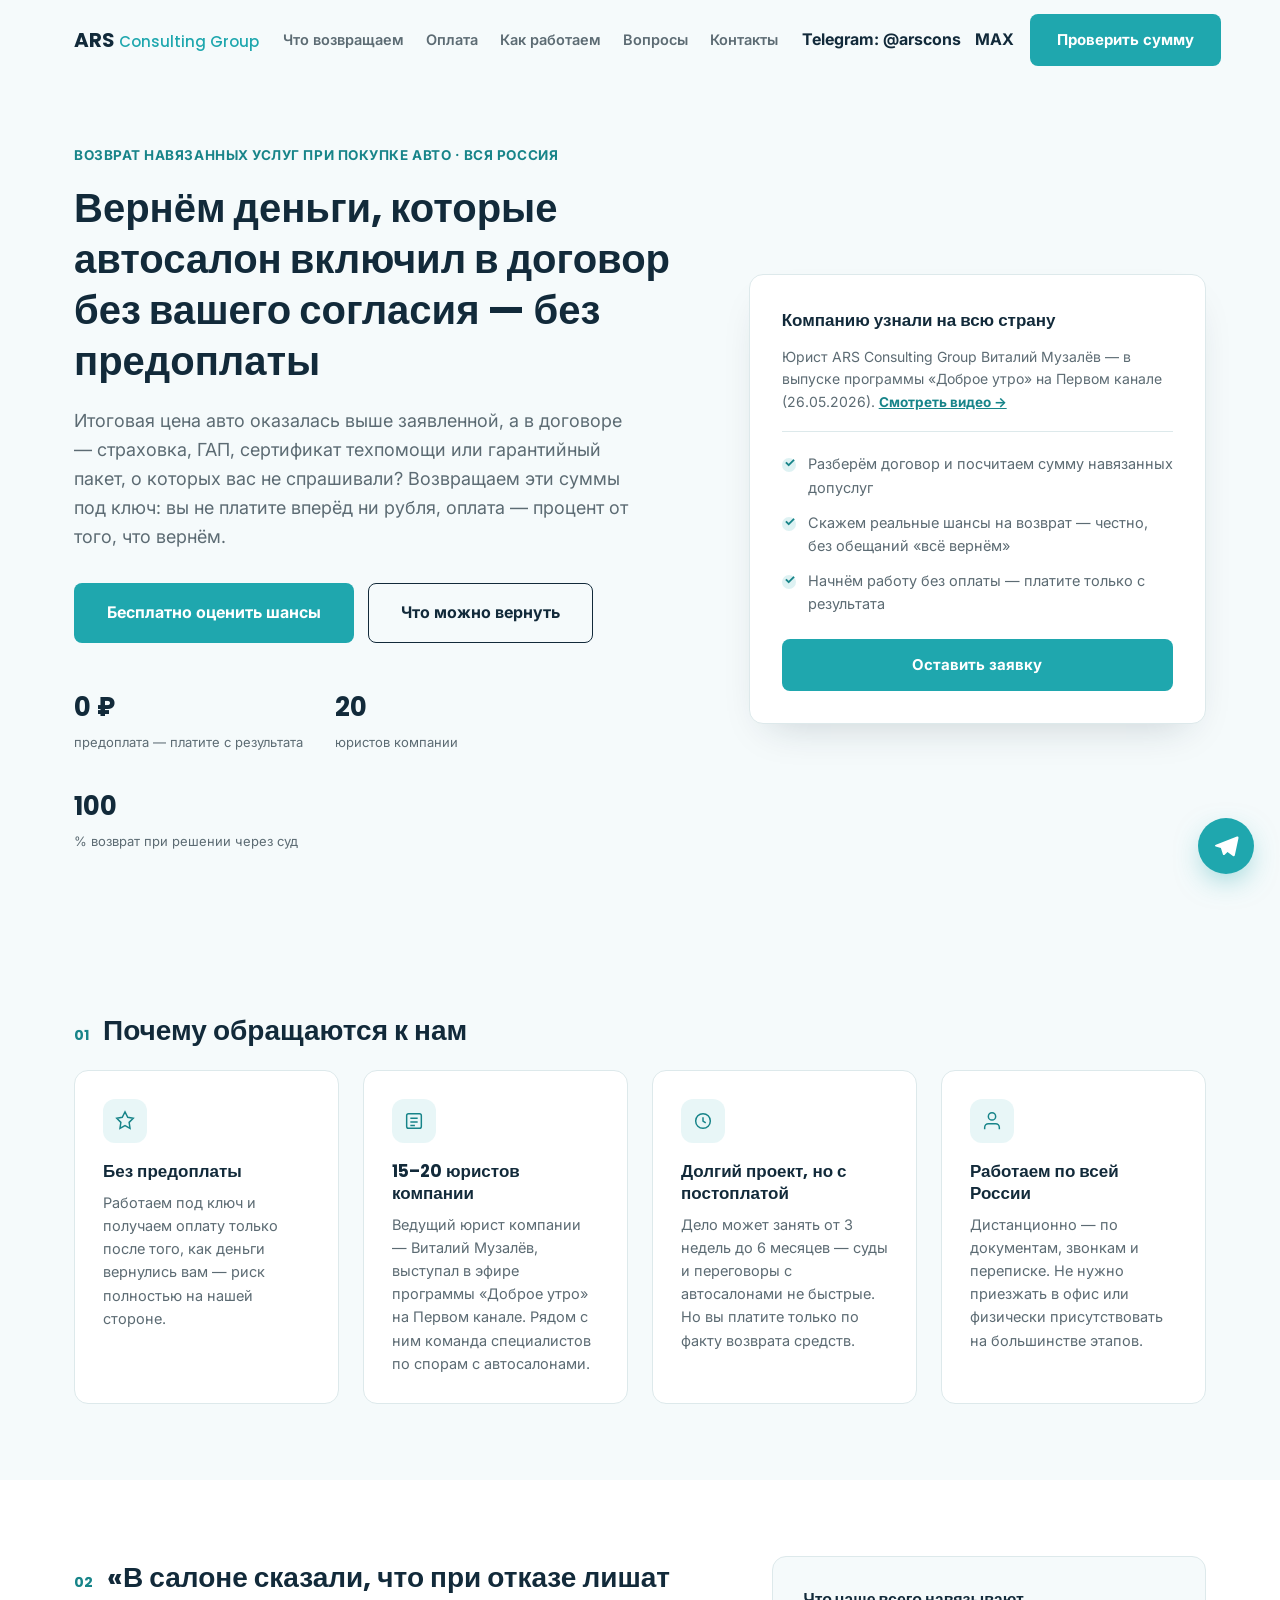
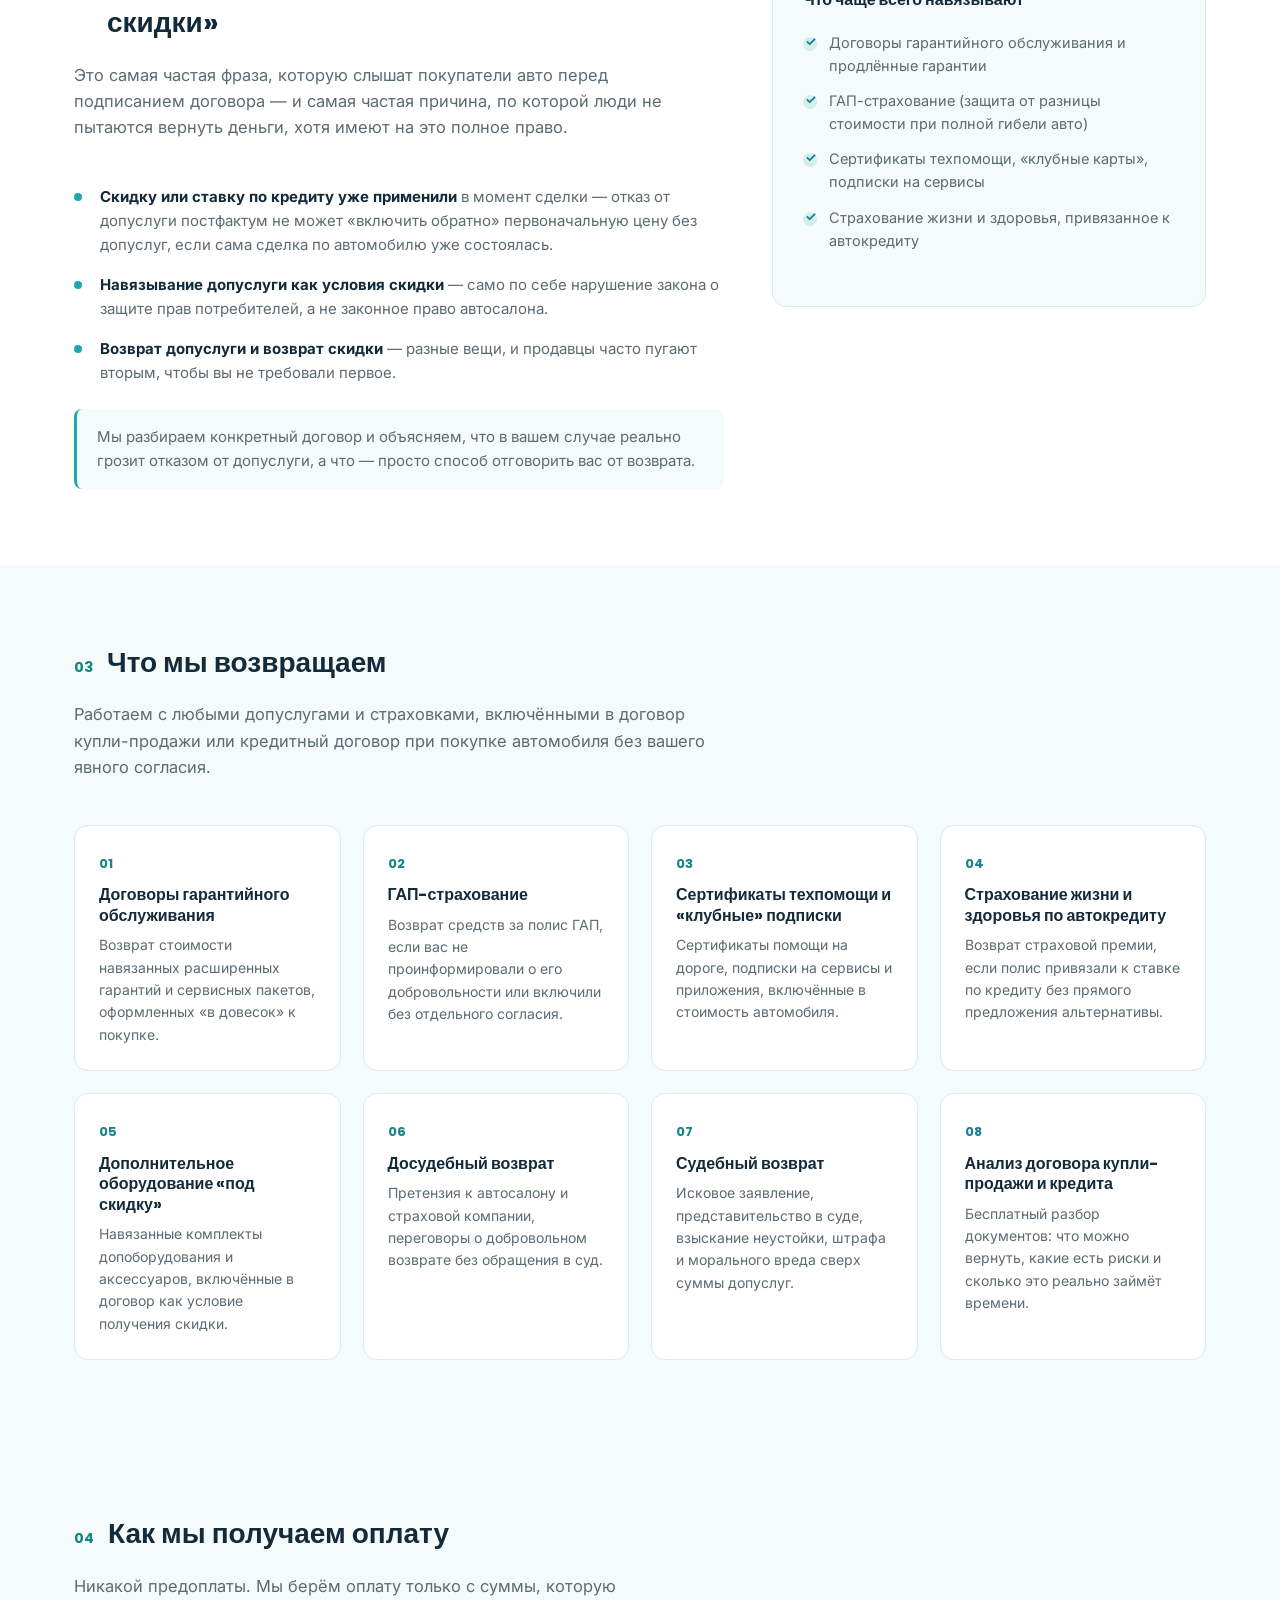
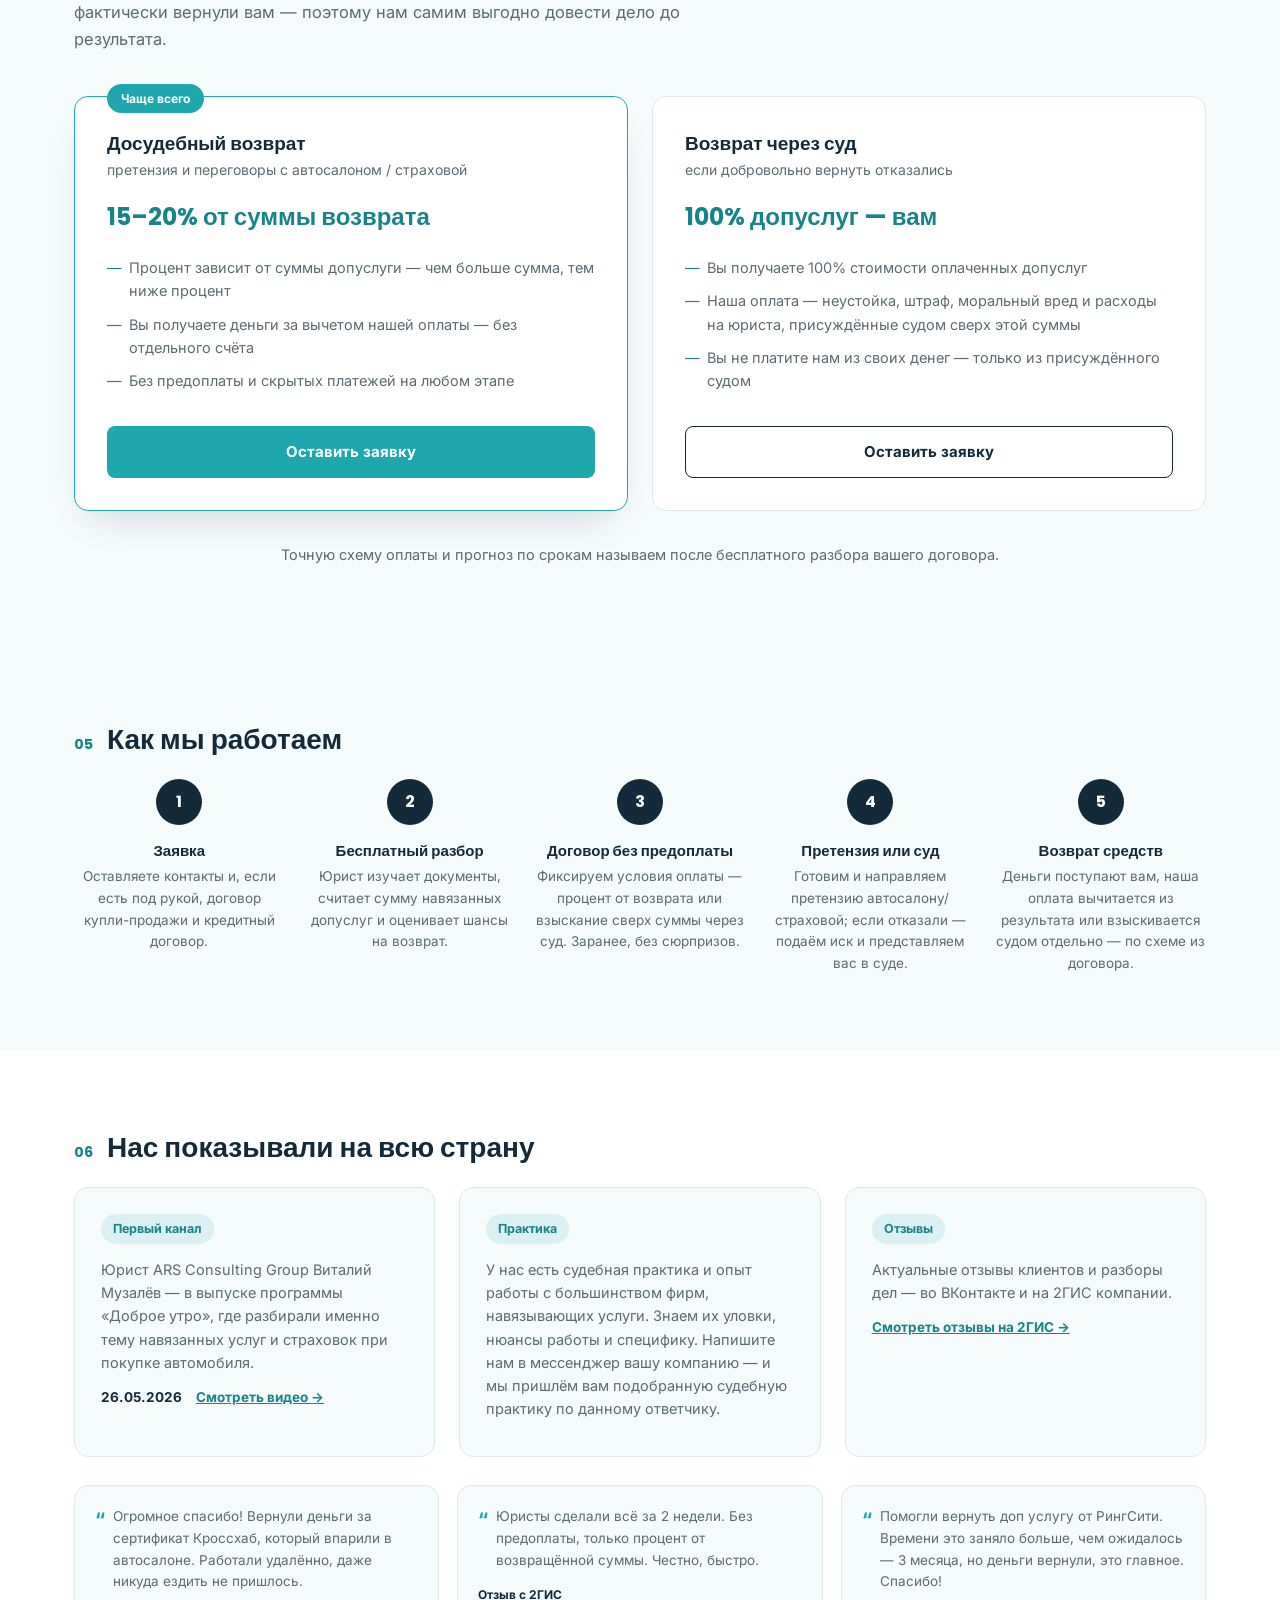
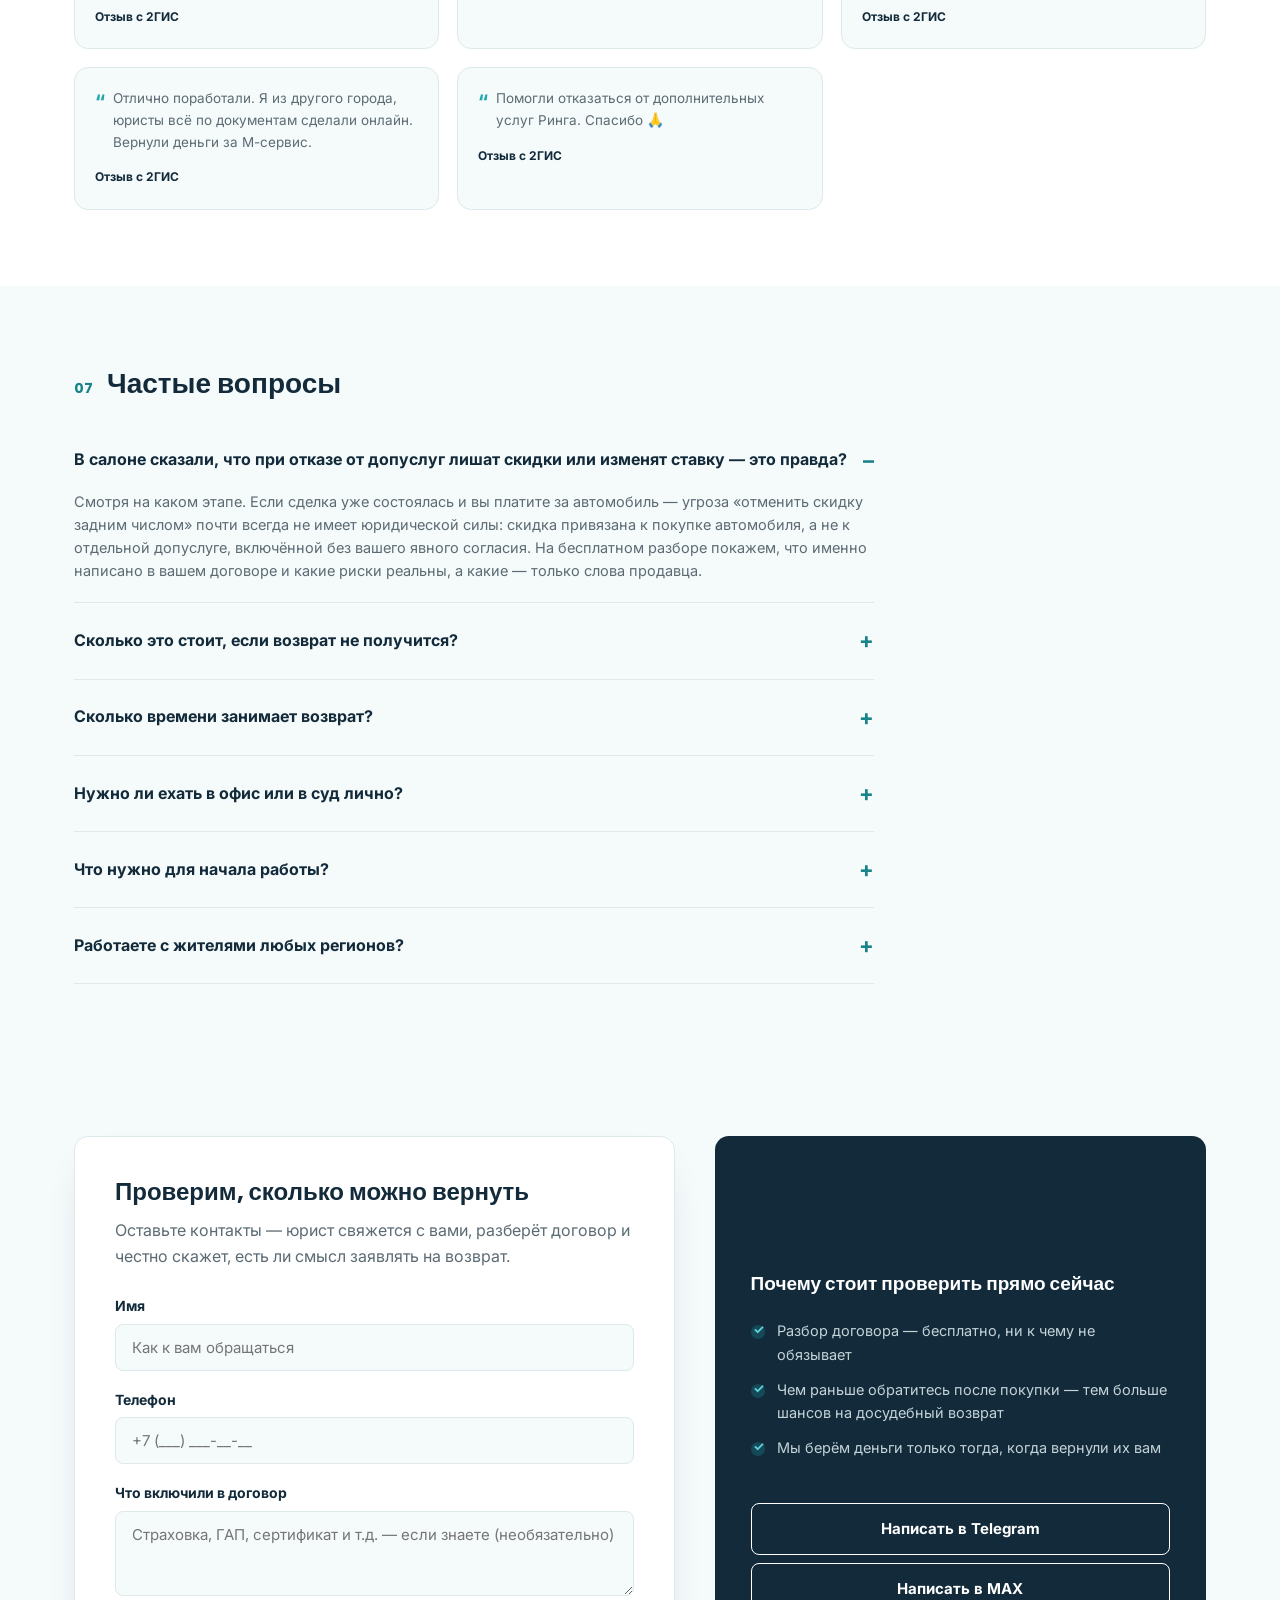
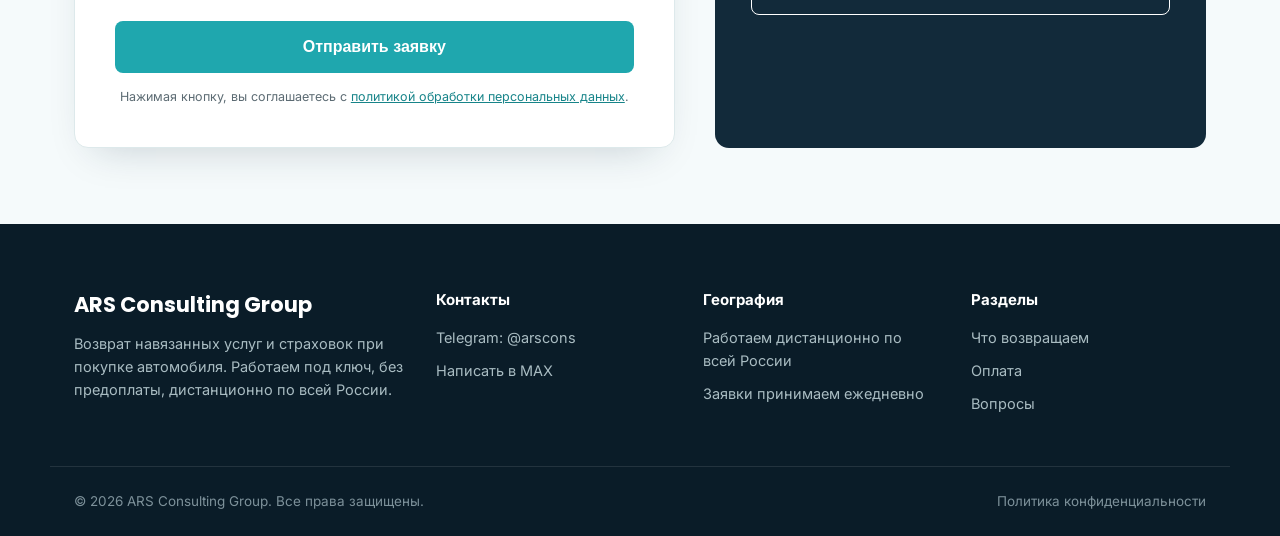
<file: index.html>
<!DOCTYPE html>
<html lang="ru">
<head>
<meta charset="UTF-8">
<meta name="viewport" content="width=device-width, initial-scale=1.0">
<title>ARS Consulting Group — возврат навязанных услуг и страховок при покупке авто</title>
<meta name="description" content="Вернём деньги за навязанные допуслуги и страховки, включённые в договор при покупке автомобиля: ГАП, сертификаты, гарантийные пакеты. Работаем под ключ, без предоплаты, по всей России.">
<link rel="preconnect" href="https://fonts.googleapis.com">
<link rel="preconnect" href="https://fonts.gstatic.com" crossorigin>
<link href="https://fonts.googleapis.com/css2?family=Poppins:wght@400;500;600;700;800&family=Inter:wght@400;500;600;700&display=swap" rel="stylesheet">
<link rel="stylesheet" href="styles.css">
</head>
<body>

<header class="header" id="header">
  <div class="container header__inner">
    <a href="#top" class="logo">ARS <span class="logo__suffix">Consulting Group</span></a>
    <nav class="nav" id="nav">
      <a href="#services">Что возвращаем</a>
      <a href="#prices">Оплата</a>
      <a href="#steps">Как работаем</a>
      <a href="#faq">Вопросы</a>
      <a href="#contacts">Контакты</a>
    </nav>
    <div class="header__actions">
      <div class="header__contacts">
        <a href="https://t.me/arscons" target="_blank" rel="noopener" class="header__phone">Telegram: @arscons</a>
        <a href="https://max.ru/u/f9LHodD0cOKGGbAfv_HlhnOf5TJw5QePdtUTIWmwyAt1I0vePUBUYEoNIDk" target="_blank" rel="noopener" class="header__phone">MAX</a>
      </div>
      <a href="#form" class="btn btn--accent">Проверить сумму</a>
      <button class="burger" id="burger" aria-label="Меню"><span></span><span></span><span></span></button>
    </div>
  </div>
</header>

<main id="top">

  <!-- HERO -->
  <section class="hero">
    <div class="container hero__grid">
      <div class="hero__text">
        <div class="eyebrow">Возврат навязанных услуг при покупке авто · вся Россия</div>
        <h1>Вернём деньги, которые автосалон включил в договор без вашего согласия — без предоплаты</h1>
        <p class="hero__lead">Итоговая цена авто оказалась выше заявленной, а в договоре — страховка, ГАП, сертификат техпомощи или гарантийный пакет, о которых вас не спрашивали? Возвращаем эти суммы под ключ: вы не платите вперёд ни рубля, оплата — процент от того, что вернём.</p>
        <div class="hero__cta">
          <a href="#form" class="btn btn--accent btn--lg">Бесплатно оценить шансы</a>
          <a href="#services" class="btn btn--outline btn--lg">Что можно вернуть</a>
        </div>
        <div class="hero__stats">
          <div class="stat"><span class="stat__num">0 ₽</span><span class="stat__label">предоплата — платите с результата</span></div>
          <div class="stat"><span class="stat__num" data-target="20">0</span><span class="stat__label">юристов компании</span></div>
          <div class="stat"><span class="stat__num" data-target="100">0</span><span class="stat__label">% возврат при решении через суд</span></div>
        </div>
      </div>
      <div class="hero__card">
        <div class="hero__card-title">Компанию узнали на всю страну</div>
        <p class="hero__card-media">Юрист ARS Consulting Group Виталий Музалёв — в выпуске программы «Доброе утро» на Первом канале (26.05.2026). <a href="https://www.1tv.ru/-/lcsiew" target="_blank" rel="noopener" class="link-inline">Смотреть видео →</a></p>
        <ul class="hero__card-list">
          <li>Разберём договор и посчитаем сумму навязанных допуслуг</li>
          <li>Скажем реальные шансы на возврат — честно, без обещаний «всё вернём»</li>
          <li>Начнём работу без оплаты — платите только с результата</li>
        </ul>
        <a href="#form" class="btn btn--accent btn--block">Оставить заявку</a>
      </div>
    </div>
  </section>

  <!-- ПРЕИМУЩЕСТВА -->
  <section class="section adv">
    <div class="container">
      <div class="section-head">
        <span class="section-head__num">01</span>
        <span class="section-head__title">Почему обращаются к нам</span>
      </div>
      <div class="adv__grid">
        <div class="adv__item">
          <div class="adv__icon"><svg viewBox="0 0 24 24" fill="none" stroke="currentColor" stroke-width="1.6"><path d="M12 2l3 6 6 1-4.5 4.5L17.5 20 12 17l-5.5 3 1-6.5L3 9l6-1 3-6z"/></svg></div>
          <h3>Без предоплаты</h3>
          <p>Работаем под ключ и получаем оплату только после того, как деньги вернулись вам — риск полностью на нашей стороне.</p>
        </div>
        <div class="adv__item">
          <div class="adv__icon"><svg viewBox="0 0 24 24" fill="none" stroke="currentColor" stroke-width="1.6"><rect x="4" y="4" width="16" height="16" rx="2"/><path d="M8 9h8M8 13h8M8 17h5"/></svg></div>
          <h3>15–20 юристов компании</h3>
          <p>Ведущий юрист компании — Виталий Музалёв, выступал в эфире программы «Доброе утро» на Первом канале. Рядом с ним команда специалистов по спорам с автосалонами.</p>
        </div>
        <div class="adv__item">
          <div class="adv__icon"><svg viewBox="0 0 24 24" fill="none" stroke="currentColor" stroke-width="1.6"><circle cx="12" cy="12" r="8"/><path d="M12 8v4l3 2"/></svg></div>
          <h3>Долгий проект, но с постоплатой</h3>
          <p>Дело может занять от 3 недель до 6 месяцев — суды и переговоры с автосалонами не быстрые. Но вы платите только по факту возврата средств.</p>
        </div>
        <div class="adv__item">
          <div class="adv__icon"><svg viewBox="0 0 24 24" fill="none" stroke="currentColor" stroke-width="1.6"><path d="M4 21v-2a4 4 0 014-4h8a4 4 0 014 4v2"/><circle cx="12" cy="7" r="4"/></svg></div>
          <h3>Работаем по всей России</h3>
          <p>Дистанционно — по документам, звонкам и переписке. Не нужно приезжать в офис или физически присутствовать на большинстве этапов.</p>
        </div>
      </div>
    </div>
  </section>

  <!-- ГЛАВНОЕ ВОЗРАЖЕНИЕ -->
  <section class="section objection">
    <div class="container objection__grid">
      <div class="objection__text">
        <div class="section-head">
          <span class="section-head__num">02</span>
          <span class="section-head__title">«В салоне сказали, что при отказе лишат скидки»</span>
        </div>
        <p class="section-lead">Это самая частая фраза, которую слышат покупатели авто перед подписанием договора — и самая частая причина, по которой люди не пытаются вернуть деньги, хотя имеют на это полное право.</p>
        <ul class="objection__points">
          <li><strong>Скидку или ставку по кредиту уже применили</strong> в момент сделки — отказ от допуслуги постфактум не может «включить обратно» первоначальную цену без допуслуг, если сама сделка по автомобилю уже состоялась.</li>
          <li><strong>Навязывание допуслуги как условия скидки</strong> — само по себе нарушение закона о защите прав потребителей, а не законное право автосалона.</li>
          <li><strong>Возврат допуслуги и возврат скидки</strong> — разные вещи, и продавцы часто пугают вторым, чтобы вы не требовали первое.</li>
        </ul>
        <p class="objection__note">Мы разбираем конкретный договор и объясняем, что в вашем случае реально грозит отказом от допуслуги, а что — просто способ отговорить вас от возврата.</p>
      </div>
      <div class="objection__card">
        <div class="objection__card-title">Что чаще всего навязывают</div>
        <ul class="hero__card-list">
          <li>Договоры гарантийного обслуживания и продлённые гарантии</li>
          <li>ГАП-страхование (защита от разницы стоимости при полной гибели авто)</li>
          <li>Сертификаты техпомощи, «клубные карты», подписки на сервисы</li>
          <li>Страхование жизни и здоровья, привязанное к автокредиту</li>
        </ul>
      </div>
    </div>
  </section>

  <!-- УСЛУГИ -->
  <section class="section services" id="services">
    <div class="container">
      <div class="section-head">
        <span class="section-head__num">03</span>
        <span class="section-head__title">Что мы возвращаем</span>
      </div>
      <p class="section-lead">Работаем с любыми допуслугами и страховками, включёнными в договор купли-продажи или кредитный договор при покупке автомобиля без вашего явного согласия.</p>
      <div class="services__grid">

        <div class="service">
          <span class="card-num">01</span>
          <h3>Договоры гарантийного обслуживания</h3>
          <p>Возврат стоимости навязанных расширенных гарантий и сервисных пакетов, оформленных «в довесок» к покупке.</p>
        </div>
        <div class="service">
          <span class="card-num">02</span>
          <h3>ГАП-страхование</h3>
          <p>Возврат средств за полис ГАП, если вас не проинформировали о его добровольности или включили без отдельного согласия.</p>
        </div>
        <div class="service">
          <span class="card-num">03</span>
          <h3>Сертификаты техпомощи и «клубные» подписки</h3>
          <p>Сертификаты помощи на дороге, подписки на сервисы и приложения, включённые в стоимость автомобиля.</p>
        </div>
        <div class="service">
          <span class="card-num">04</span>
          <h3>Страхование жизни и здоровья по автокредиту</h3>
          <p>Возврат страховой премии, если полис привязали к ставке по кредиту без прямого предложения альтернативы.</p>
        </div>
        <div class="service">
          <span class="card-num">05</span>
          <h3>Дополнительное оборудование «под скидку»</h3>
          <p>Навязанные комплекты допоборудования и аксессуаров, включённые в договор как условие получения скидки.</p>
        </div>
        <div class="service">
          <span class="card-num">06</span>
          <h3>Досудебный возврат</h3>
          <p>Претензия к автосалону и страховой компании, переговоры о добровольном возврате без обращения в суд.</p>
        </div>
        <div class="service">
          <span class="card-num">07</span>
          <h3>Судебный возврат</h3>
          <p>Исковое заявление, представительство в суде, взыскание неустойки, штрафа и морального вреда сверх суммы допуслуг.</p>
        </div>
        <div class="service">
          <span class="card-num">08</span>
          <h3>Анализ договора купли-продажи и кредита</h3>
          <p>Бесплатный разбор документов: что можно вернуть, какие есть риски и сколько это реально займёт времени.</p>
        </div>

      </div>
    </div>
  </section>

  <!-- ОПЛАТА -->
  <section class="section prices" id="prices">
    <div class="container">
      <div class="section-head">
        <span class="section-head__num">04</span>
        <span class="section-head__title">Как мы получаем оплату</span>
      </div>
      <p class="section-lead">Никакой предоплаты. Мы берём оплату только с суммы, которую фактически вернули вам — поэтому нам самим выгодно довести дело до результата.</p>

      <div class="prices__grid">
        <div class="price-card price-card--accent">
          <div class="price-card__badge">Чаще всего</div>
          <div class="price-card__title">Досудебный возврат</div>
          <div class="price-card__note">претензия и переговоры с автосалоном / страховой</div>
          <div class="price-card__sum">15–20% от суммы возврата</div>
          <ul class="price-card__list">
            <li>Процент зависит от суммы допуслуги — чем больше сумма, тем ниже процент</li>
            <li>Вы получаете деньги за вычетом нашей оплаты — без отдельного счёта</li>
            <li>Без предоплаты и скрытых платежей на любом этапе</li>
          </ul>
          <a href="#form" class="btn btn--accent btn--block">Оставить заявку</a>
        </div>

        <div class="price-card">
          <div class="price-card__title">Возврат через суд</div>
          <div class="price-card__note">если добровольно вернуть отказались</div>
          <div class="price-card__sum">100% допуслуг — вам</div>
          <ul class="price-card__list">
            <li>Вы получаете 100% стоимости оплаченных допуслуг</li>
            <li>Наша оплата — неустойка, штраф, моральный вред и расходы на юриста, присуждённые судом сверх этой суммы</li>
            <li>Вы не платите нам из своих денег — только из присуждённого судом</li>
          </ul>
          <a href="#form" class="btn btn--outline btn--block">Оставить заявку</a>
        </div>
      </div>
      <p class="prices__footnote">Точную схему оплаты и прогноз по срокам называем после бесплатного разбора вашего договора.</p>
    </div>
  </section>

  <!-- ПРОЦЕСС -->
  <section class="section steps" id="steps">
    <div class="container">
      <div class="section-head">
        <span class="section-head__num">05</span>
        <span class="section-head__title">Как мы работаем</span>
      </div>
      <div class="steps__grid">
        <div class="step">
          <span class="step__num">1</span>
          <h3>Заявка</h3>
          <p>Оставляете контакты и, если есть под рукой, договор купли-продажи и кредитный договор.</p>
        </div>
        <div class="step">
          <span class="step__num">2</span>
          <h3>Бесплатный разбор</h3>
          <p>Юрист изучает документы, считает сумму навязанных допуслуг и оценивает шансы на возврат.</p>
        </div>
        <div class="step">
          <span class="step__num">3</span>
          <h3>Договор без предоплаты</h3>
          <p>Фиксируем условия оплаты — процент от возврата или взыскание сверх суммы через суд. Заранее, без сюрпризов.</p>
        </div>
        <div class="step">
          <span class="step__num">4</span>
          <h3>Претензия или суд</h3>
          <p>Готовим и направляем претензию автосалону/страховой; если отказали — подаём иск и представляем вас в суде.</p>
        </div>
        <div class="step">
          <span class="step__num">5</span>
          <h3>Возврат средств</h3>
          <p>Деньги поступают вам, наша оплата вычитается из результата или взыскивается судом отдельно — по схеме из договора.</p>
        </div>
      </div>
    </div>
  </section>

  <!-- ОТЗЫВЫ / МЕДИА -->
  <section class="section reviews" id="reviews">
    <div class="container">
      <div class="section-head">
        <span class="section-head__num">06</span>
        <span class="section-head__title">Нас показывали на всю страну</span>
      </div>
      <div class="media__grid">
        <div class="media__card">
          <div class="media__badge">Первый канал</div>
          <p>Юрист ARS Consulting Group Виталий Музалёв — в выпуске программы «Доброе утро», где разбирали именно тему навязанных услуг и страховок при покупке автомобиля.</p>
          <span class="media__date">26.05.2026</span>
          <a href="https://www.1tv.ru/-/lcsiew" target="_blank" rel="noopener" class="link-inline">Смотреть видео →</a>
        </div>
        <div class="media__card">
          <div class="media__badge">Практика</div>
          <p>У нас есть судебная практика и опыт работы с большинством фирм, навязывающих услуги. Знаем их уловки, нюансы работы и специфику. Напишите нам в мессенджер вашу компанию — и мы пришлём вам подобранную судебную практику по данному ответчику.</p>
        </div>
        <div class="media__card">
          <div class="media__badge">Отзывы</div>
          <p>Актуальные отзывы клиентов и разборы дел — во ВКонтакте и на 2ГИС компании.</p>
          <a href="https://2gis.ru/moscow/geo/70000001092697443" target="_blank" rel="noopener" class="link-inline">Смотреть отзывы на 2ГИС →</a>
        </div>
      </div>

      <div class="quotes__grid">
        <div class="quote"><p>Огромное спасибо! Вернули деньги за сертификат Кроссхаб, который впарили в автосалоне. Работали удалённо, даже никуда ездить не пришлось.</p><span class="quote__source">Отзыв с 2ГИС</span></div>
        <div class="quote"><p>Юристы сделали всё за 2 недели. Без предоплаты, только процент от возвращённой суммы. Честно, быстро.</p><span class="quote__source">Отзыв с 2ГИС</span></div>
        <div class="quote"><p>Помогли вернуть доп услугу от РингСити. Времени это заняло больше, чем ожидалось — 3 месяца, но деньги вернули, это главное. Спасибо!</p><span class="quote__source">Отзыв с 2ГИС</span></div>
        <div class="quote"><p>Отлично поработали. Я из другого города, юристы всё по документам сделали онлайн. Вернули деньги за М-сервис.</p><span class="quote__source">Отзыв с 2ГИС</span></div>
        <div class="quote"><p>Помогли отказаться от дополнительных услуг Ринга. Спасибо 🙏</p><span class="quote__source">Отзыв с 2ГИС</span></div>
      </div>
    </div>
  </section>

  <!-- FAQ -->
  <section class="section faq" id="faq">
    <div class="container">
      <div class="section-head">
        <span class="section-head__num">07</span>
        <span class="section-head__title">Частые вопросы</span>
      </div>
      <div class="faq__list">
        <details class="faq__item" open>
          <summary>В салоне сказали, что при отказе от допуслуг лишат скидки или изменят ставку — это правда?</summary>
          <p>Смотря на каком этапе. Если сделка уже состоялась и вы платите за автомобиль — угроза «отменить скидку задним числом» почти всегда не имеет юридической силы: скидка привязана к покупке автомобиля, а не к отдельной допуслуге, включённой без вашего явного согласия. На бесплатном разборе покажем, что именно написано в вашем договоре и какие риски реальны, а какие — только слова продавца.</p>
        </details>
        <details class="faq__item">
          <summary>Сколько это стоит, если возврат не получится?</summary>
          <p>Ничего. Мы работаем без предоплаты и получаем оплату только с фактически возвращённой суммы. Если возврата нет — вы ничего не платите.</p>
        </details>
        <details class="faq__item">
          <summary>Сколько времени занимает возврат?</summary>
          <p>От 3 недель при добровольном возврате по претензии до 6 месяцев, если дело доходит до суда. Точный срок зависит от позиции автосалона и загрузки суда в вашем регионе.</p>
        </details>
        <details class="faq__item">
          <summary>Нужно ли ехать в офис или в суд лично?</summary>
          <p>В большинстве случаев нет — работаем дистанционно по документам, звонкам и доверенности. Личное присутствие может понадобиться только на отдельных заседаниях, и мы заранее предупредим, если это будет нужно.</p>
        </details>
        <details class="faq__item">
          <summary>Что нужно для начала работы?</summary>
          <p>Документы по допуслугам (обычно это сертификаты, независимые гарантии, страховки и т. д.) и кредитный договор, если авто было в кредит. Даже без документов на руках — можно начать с бесплатной консультации и понять, что удастся восстановить.</p>
        </details>
        <details class="faq__item">
          <summary>Работаете с жителями любых регионов?</summary>
          <p>Работаем по всей России дистанционно. Уточним детали по вашему региону на консультации.</p>
        </details>
      </div>
    </div>
  </section>

  <!-- ФОРМА -->
  <section class="section form-section" id="form">
    <div class="container form-section__grid">
      <div class="form">
        <h2>Проверим, сколько можно вернуть</h2>
        <p class="form__lead">Оставьте контакты — юрист свяжется с вами, разберёт договор и честно скажет, есть ли смысл заявлять на возврат.</p>
        <form id="leadForm">
          <input type="text" name="_gotcha" style="display:none" tabindex="-1" autocomplete="off">
          <div class="form__row">
            <label>Имя</label>
            <input type="text" name="name" placeholder="Как к вам обращаться" required>
          </div>
          <div class="form__row">
            <label>Телефон</label>
            <input type="tel" name="phone" placeholder="+7 (___) ___-__-__" required>
          </div>
          <div class="form__row">
            <label>Что включили в договор</label>
            <textarea name="comment" rows="3" placeholder="Страховка, ГАП, сертификат и т.д. — если знаете (необязательно)"></textarea>
          </div>
          <button type="submit" class="btn btn--accent btn--block btn--lg">Отправить заявку</button>
          <p class="form__hint">Нажимая кнопку, вы соглашаетесь с <a href="privacy.html">политикой обработки персональных данных</a>.</p>
        </form>
      </div>
      <div class="form-side">
        <div class="form-side__title">Почему стоит проверить прямо сейчас</div>
        <ul class="hero__card-list">
          <li>Разбор договора — бесплатно, ни к чему не обязывает</li>
          <li>Чем раньше обратитесь после покупки — тем больше шансов на досудебный возврат</li>
          <li>Мы берём деньги только тогда, когда вернули их вам</li>
        </ul>
        <a href="https://t.me/arscons" target="_blank" rel="noopener" class="btn btn--outline btn--block">Написать в Telegram</a>
        <a href="https://max.ru/u/f9LHodD0cOKGGbAfv_HlhnOf5TJw5QePdtUTIWmwyAt1I0vePUBUYEoNIDk" target="_blank" rel="noopener" class="btn btn--outline btn--block">Написать в MAX</a>
      </div>
    </div>
  </section>

</main>

<!-- КОНТАКТЫ / FOOTER -->
<footer class="footer" id="contacts">
  <div class="container footer__grid">
    <div class="footer__col">
      <div class="logo logo--footer">ARS Consulting Group</div>
      <p>Возврат навязанных услуг и страховок при покупке автомобиля. Работаем под ключ, без предоплаты, дистанционно по всей России.</p>
    </div>
    <div class="footer__col">
      <div class="footer__title">Контакты</div>
      <a href="https://t.me/arscons" target="_blank" rel="noopener">Telegram: @arscons</a>
      <a href="https://max.ru/u/f9LHodD0cOKGGbAfv_HlhnOf5TJw5QePdtUTIWmwyAt1I0vePUBUYEoNIDk" target="_blank" rel="noopener">Написать в MAX</a>
    </div>
    <div class="footer__col">
      <div class="footer__title">География</div>
      <p>Работаем дистанционно по всей России</p>
      <p>Заявки принимаем ежедневно</p>
    </div>
    <div class="footer__col">
      <div class="footer__title">Разделы</div>
      <a href="#services">Что возвращаем</a>
      <a href="#prices">Оплата</a>
      <a href="#faq">Вопросы</a>
    </div>
  </div>
  <div class="container footer__bottom">
    <span>© <span id="year"></span> ARS Consulting Group. Все права защищены.</span>
    <a href="privacy.html">Политика конфиденциальности</a>
  </div>
</footer>

<a href="https://t.me/arscons" target="_blank" rel="noopener" class="fab" aria-label="Написать в Telegram">
  <svg viewBox="0 0 24 24" fill="currentColor"><path d="M21.5 3.5L2.7 10.9c-1.2.5-1.2 1.2-.2 1.5l4.8 1.5 1.8 5.6c.2.6.4.8.9.8.5 0 .7-.2 1-.5l2.4-2.3 5 3.7c.9.5 1.6.2 1.8-.9l3.3-15.5c.3-1.3-.5-1.9-1.4-1.5z"/></svg>
</a>

<script src="script.js"></script>
</body>
</html>
</file>
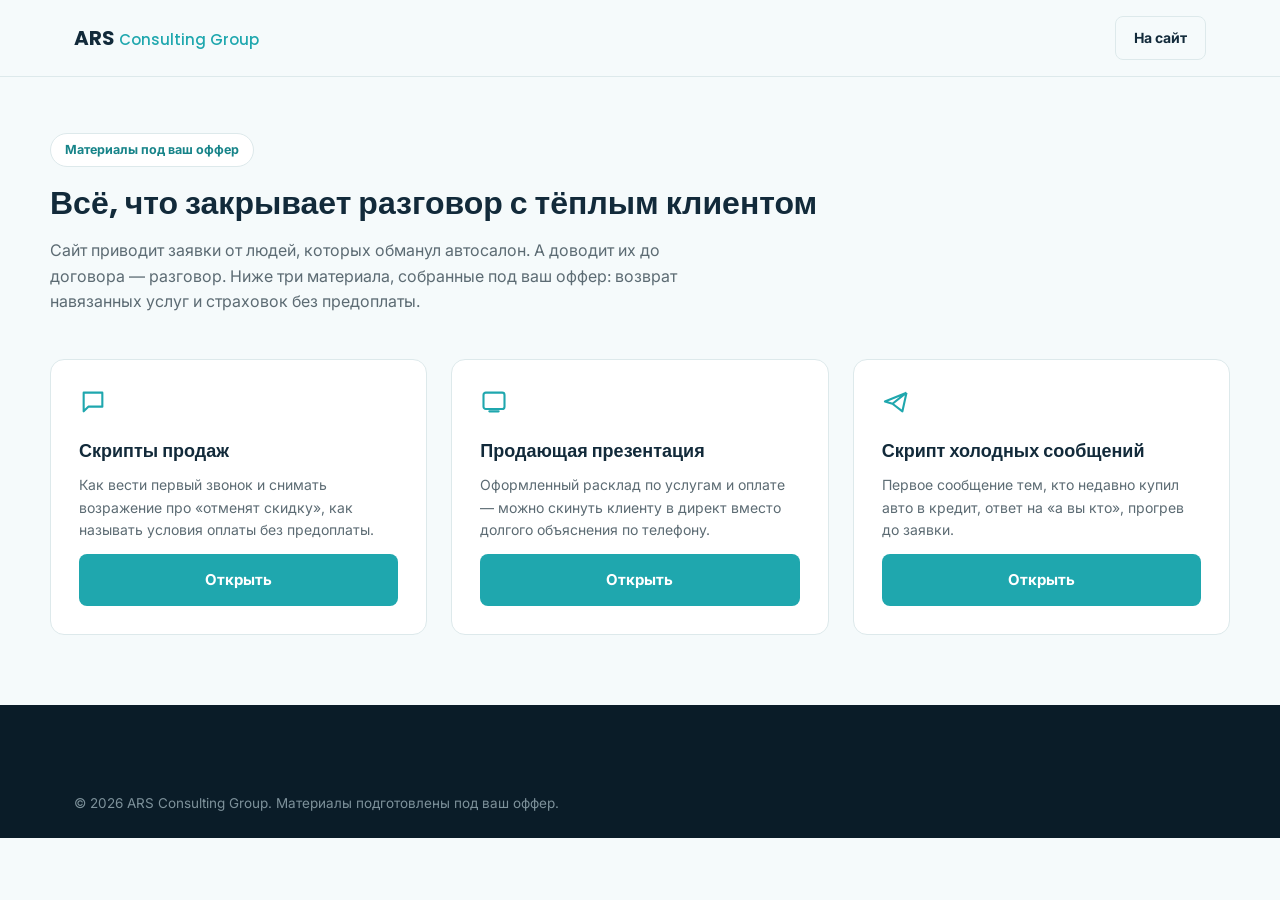
<file: materials.html>
<!DOCTYPE html>
<html lang="ru">
<head>
<meta charset="UTF-8">
<meta name="viewport" content="width=device-width, initial-scale=1.0">
<title>Материалы под ваш оффер — ARS Consulting Group</title>
<link rel="preconnect" href="https://fonts.googleapis.com">
<link rel="preconnect" href="https://fonts.gstatic.com" crossorigin>
<link href="https://fonts.googleapis.com/css2?family=Poppins:wght@400;500;600;700;800&family=Inter:wght@400;500;600;700&display=swap" rel="stylesheet">
<link rel="stylesheet" href="styles.css">
</head>
<body>

<header class="doc-header">
  <div class="container doc-bar">
    <a href="index.html" class="logo">ARS <span class="logo__suffix">Consulting Group</span></a>
    <div class="doc-bar__actions">
      <a href="index.html" class="btn btn--ghost btn--sm">На сайт</a>
    </div>
  </div>
</header>

<main class="container doc-hero">
  <span class="tag">Материалы под ваш оффер</span>
  <h1>Всё, что закрывает разговор с тёплым клиентом</h1>
  <p>Сайт приводит заявки от людей, которых обманул автосалон. А доводит их до договора — разговор. Ниже три материала, собранные под ваш оффер: возврат навязанных услуг и страховок без предоплаты.</p>
</main>

<section class="container doc-section">
  <div class="material-grid">
    <div class="material-card">
      <div class="material-card__icon"><svg width="28" height="28" viewBox="0 0 24 24" fill="none"><path d="M4 4H20V16H8L4 20V4Z" stroke="#1fa7ae" stroke-width="1.8" stroke-linejoin="round"/></svg></div>
      <h3>Скрипты продаж</h3>
      <p>Как вести первый звонок и снимать возражение про «отменят скидку», как называть условия оплаты без предоплаты.</p>
      <a href="scripts.html" class="btn btn--primary btn--block">Открыть</a>
    </div>
    <div class="material-card">
      <div class="material-card__icon"><svg width="28" height="28" viewBox="0 0 24 24" fill="none"><rect x="3" y="4" width="18" height="14" rx="2" stroke="#1fa7ae" stroke-width="1.8"/><path d="M8 20H16" stroke="#1fa7ae" stroke-width="1.8" stroke-linecap="round"/></svg></div>
      <h3>Продающая презентация</h3>
      <p>Оформленный расклад по услугам и оплате — можно скинуть клиенту в директ вместо долгого объяснения по телефону.</p>
      <a href="presentation.html" class="btn btn--primary btn--block">Открыть</a>
    </div>
    <div class="material-card">
      <div class="material-card__icon"><svg width="28" height="28" viewBox="0 0 24 24" fill="none"><path d="M21 4L2.5 11.5L9 13.5M21 4L17.5 20L9 13.5M21 4L9 13.5" stroke="#1fa7ae" stroke-width="1.8" stroke-linejoin="round"/></svg></div>
      <h3>Скрипт холодных сообщений</h3>
      <p>Первое сообщение тем, кто недавно купил авто в кредит, ответ на «а вы кто», прогрев до заявки.</p>
      <a href="outreach.html" class="btn btn--primary btn--block">Открыть</a>
    </div>
  </div>
</section>

<footer class="footer">
  <div class="container footer__bottom">
    <span>© <span id="year"></span> ARS Consulting Group. Материалы подготовлены под ваш оффер.</span>
  </div>
</footer>

<script>document.getElementById('year').textContent = new Date().getFullYear();</script>
</body>
</html>
</file>
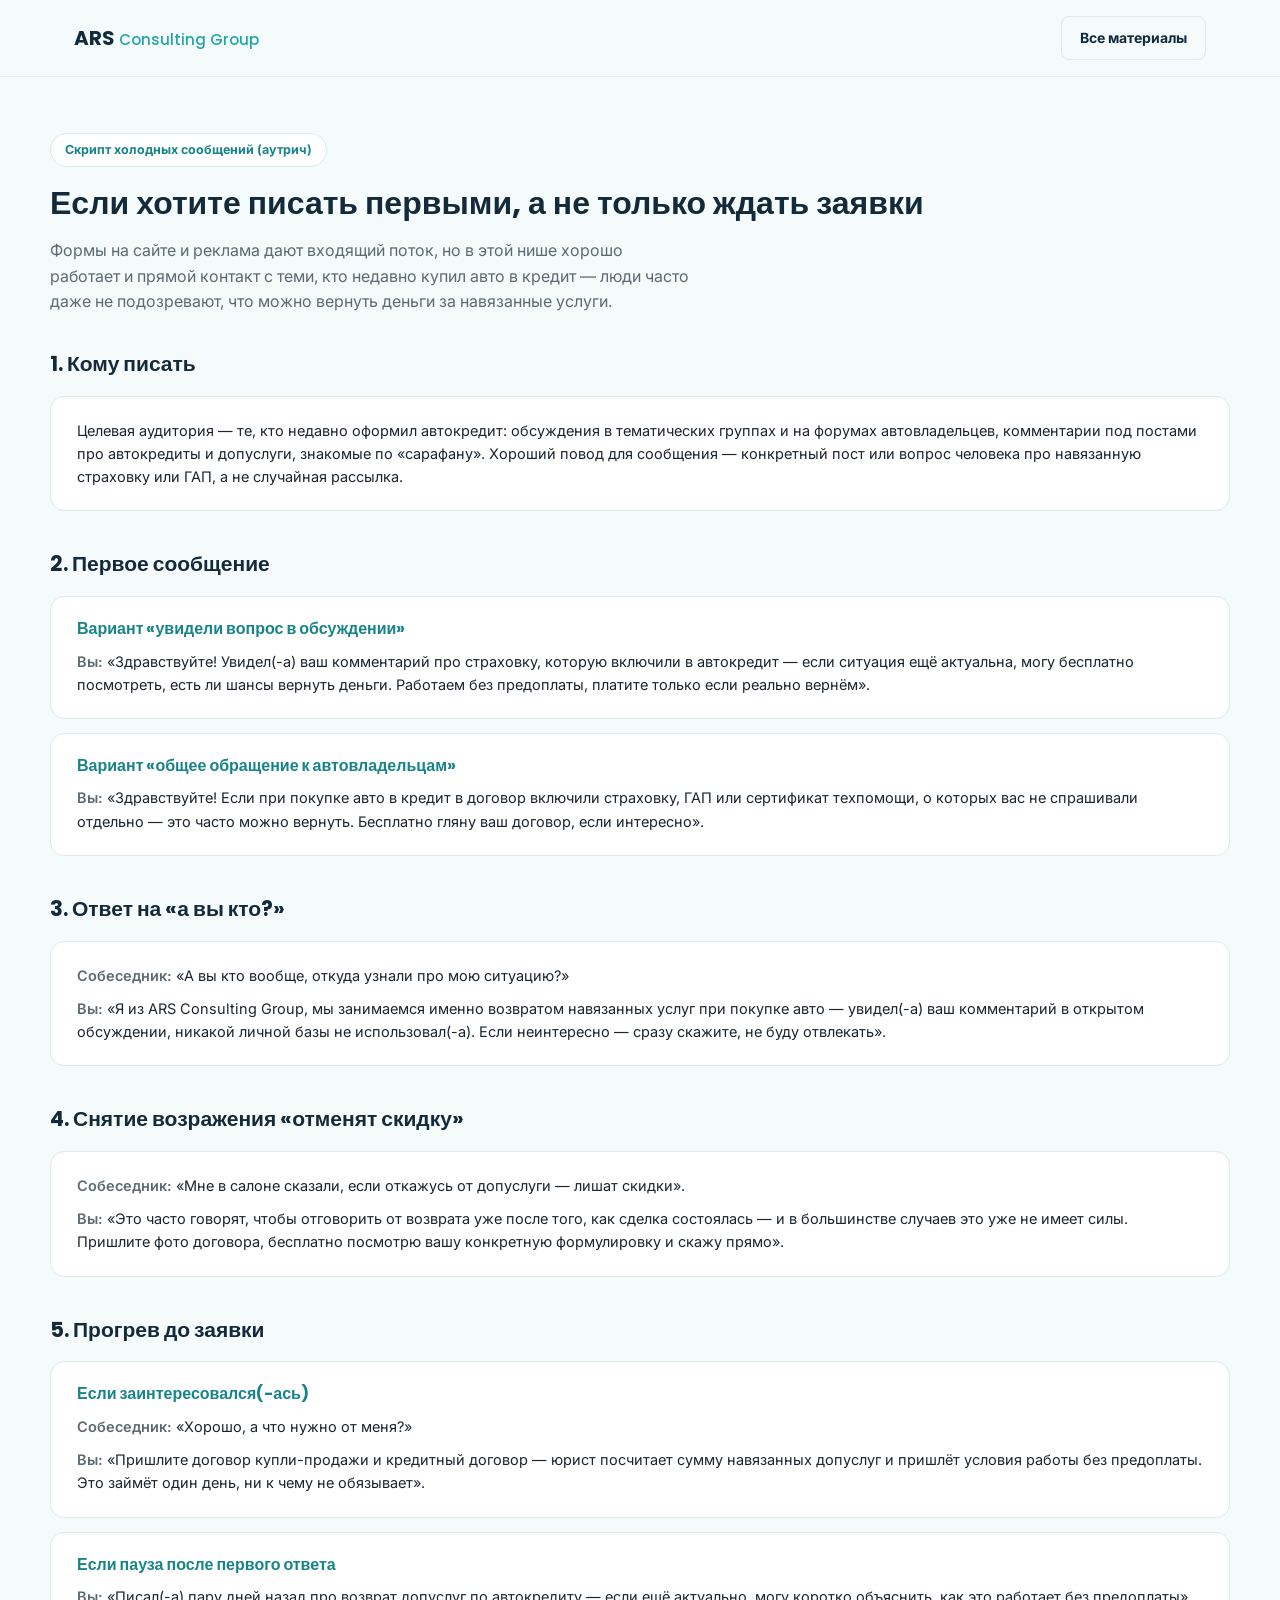
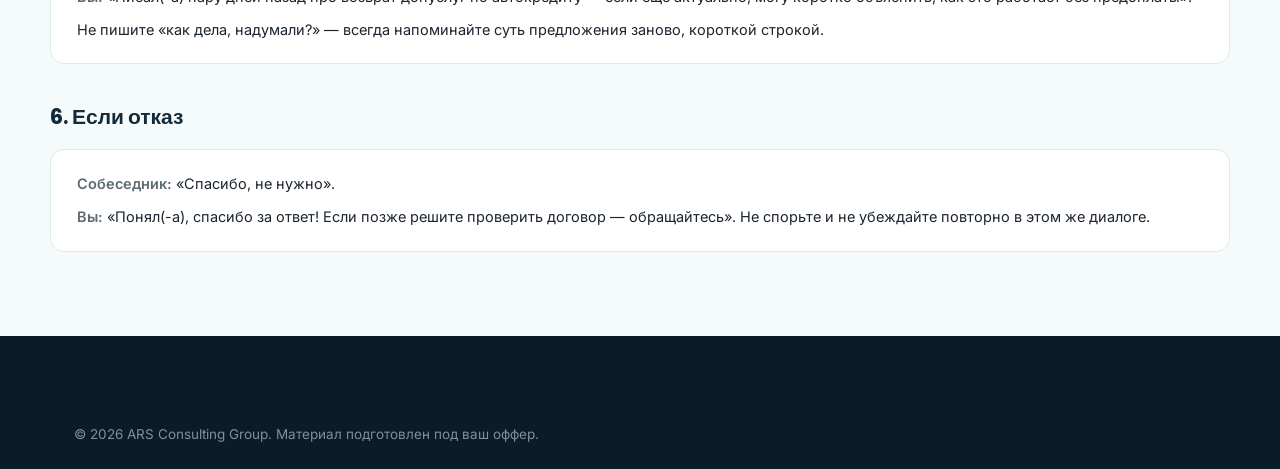
<file: outreach.html>
<!DOCTYPE html>
<html lang="ru">
<head>
<meta charset="UTF-8">
<meta name="viewport" content="width=device-width, initial-scale=1.0">
<title>Скрипт холодных сообщений — ARS Consulting Group</title>
<link rel="preconnect" href="https://fonts.googleapis.com">
<link rel="preconnect" href="https://fonts.gstatic.com" crossorigin>
<link href="https://fonts.googleapis.com/css2?family=Poppins:wght@400;500;600;700;800&family=Inter:wght@400;500;600;700&display=swap" rel="stylesheet">
<link rel="stylesheet" href="styles.css">
</head>
<body>

<header class="doc-header">
  <div class="container doc-bar">
    <a href="index.html" class="logo">ARS <span class="logo__suffix">Consulting Group</span></a>
    <div class="doc-bar__actions">
      <a href="materials.html" class="btn btn--ghost btn--sm">Все материалы</a>
    </div>
  </div>
</header>

<main class="container doc-hero">
  <span class="tag">Скрипт холодных сообщений (аутрич)</span>
  <h1>Если хотите писать первыми, а не только ждать заявки</h1>
  <p>Формы на сайте и реклама дают входящий поток, но в этой нише хорошо работает и прямой контакт с теми, кто недавно купил авто в кредит — люди часто даже не подозревают, что можно вернуть деньги за навязанные услуги.</p>
</main>

<section class="container doc-section">
  <h2>1. Кому писать</h2>
  <div class="script-block">
    <p>Целевая аудитория — те, кто недавно оформил автокредит: обсуждения в тематических группах и на форумах автовладельцев, комментарии под постами про автокредиты и допуслуги, знакомые по «сарафану». Хороший повод для сообщения — конкретный пост или вопрос человека про навязанную страховку или ГАП, а не случайная рассылка.</p>
  </div>

  <h2>2. Первое сообщение</h2>
  <div class="script-block">
    <h3>Вариант «увидели вопрос в обсуждении»</h3>
    <p><span class="who">Вы:</span> «Здравствуйте! Увидел(-а) ваш комментарий про страховку, которую включили в автокредит — если ситуация ещё актуальна, могу бесплатно посмотреть, есть ли шансы вернуть деньги. Работаем без предоплаты, платите только если реально вернём».</p>
  </div>
  <div class="script-block">
    <h3>Вариант «общее обращение к автовладельцам»</h3>
    <p><span class="who">Вы:</span> «Здравствуйте! Если при покупке авто в кредит в договор включили страховку, ГАП или сертификат техпомощи, о которых вас не спрашивали отдельно — это часто можно вернуть. Бесплатно гляну ваш договор, если интересно».</p>
  </div>

  <h2>3. Ответ на «а вы кто?»</h2>
  <div class="script-block">
    <p><span class="who">Собеседник:</span> «А вы кто вообще, откуда узнали про мою ситуацию?»</p>
    <p><span class="who">Вы:</span> «Я из ARS Consulting Group, мы занимаемся именно возвратом навязанных услуг при покупке авто — увидел(-а) ваш комментарий в открытом обсуждении, никакой личной базы не использовал(-а). Если неинтересно — сразу скажите, не буду отвлекать».</p>
  </div>

  <h2>4. Снятие возражения «отменят скидку»</h2>
  <div class="script-block">
    <p><span class="who">Собеседник:</span> «Мне в салоне сказали, если откажусь от допуслуги — лишат скидки».</p>
    <p><span class="who">Вы:</span> «Это часто говорят, чтобы отговорить от возврата уже после того, как сделка состоялась — и в большинстве случаев это уже не имеет силы. Пришлите фото договора, бесплатно посмотрю вашу конкретную формулировку и скажу прямо».</p>
  </div>

  <h2>5. Прогрев до заявки</h2>
  <div class="script-block">
    <h3>Если заинтересовался(-ась)</h3>
    <p><span class="who">Собеседник:</span> «Хорошо, а что нужно от меня?»</p>
    <p><span class="who">Вы:</span> «Пришлите договор купли-продажи и кредитный договор — юрист посчитает сумму навязанных допуслуг и пришлёт условия работы без предоплаты. Это займёт один день, ни к чему не обязывает».</p>
  </div>
  <div class="script-block">
    <h3>Если пауза после первого ответа</h3>
    <p><span class="who">Вы:</span> «Писал(-а) пару дней назад про возврат допуслуг по автокредиту — если ещё актуально, могу коротко объяснить, как это работает без предоплаты».</p>
    <p>Не пишите «как дела, надумали?» — всегда напоминайте суть предложения заново, короткой строкой.</p>
  </div>

  <h2>6. Если отказ</h2>
  <div class="script-block">
    <p><span class="who">Собеседник:</span> «Спасибо, не нужно».</p>
    <p><span class="who">Вы:</span> «Понял(-а), спасибо за ответ! Если позже решите проверить договор — обращайтесь». Не спорьте и не убеждайте повторно в этом же диалоге.</p>
  </div>
</section>

<footer class="footer">
  <div class="container footer__bottom">
    <span>© <span id="year"></span> ARS Consulting Group. Материал подготовлен под ваш оффер.</span>
  </div>
</footer>

<script>document.getElementById('year').textContent = new Date().getFullYear();</script>
</body>
</html>
</file>
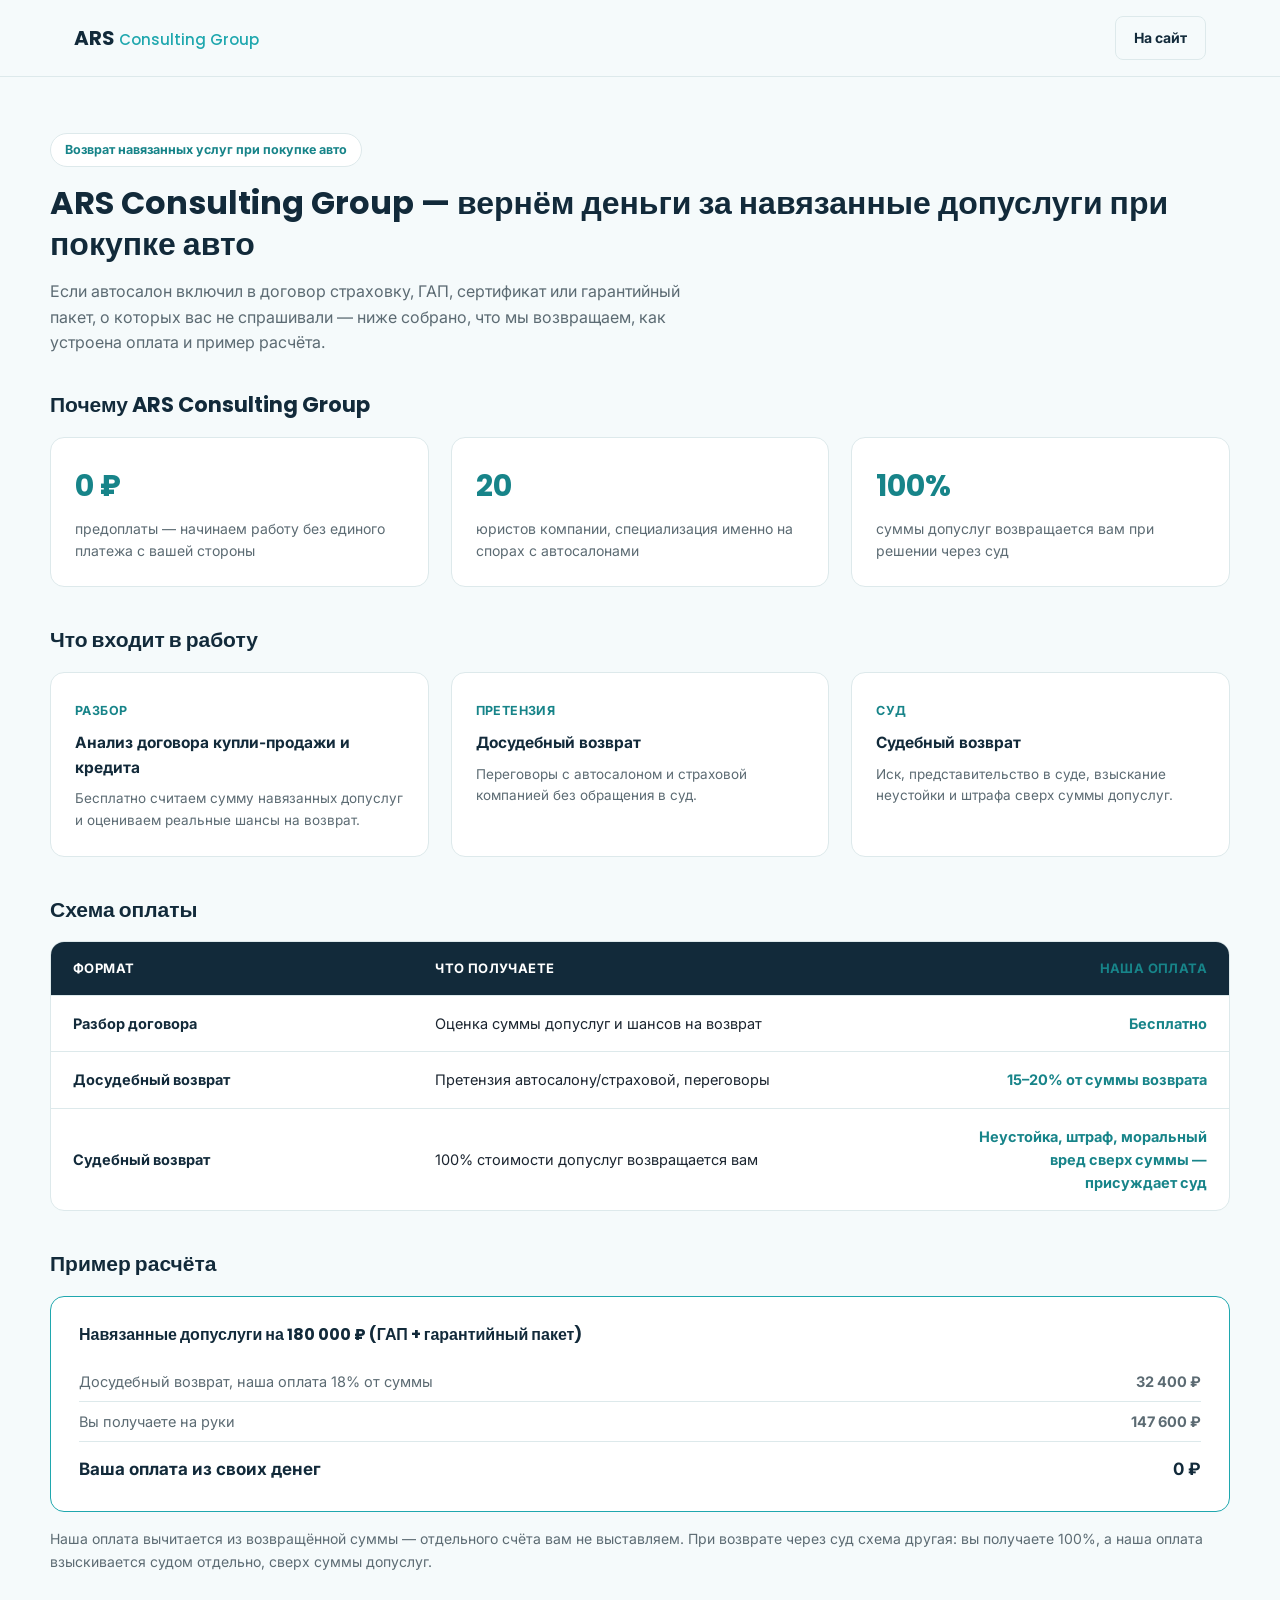
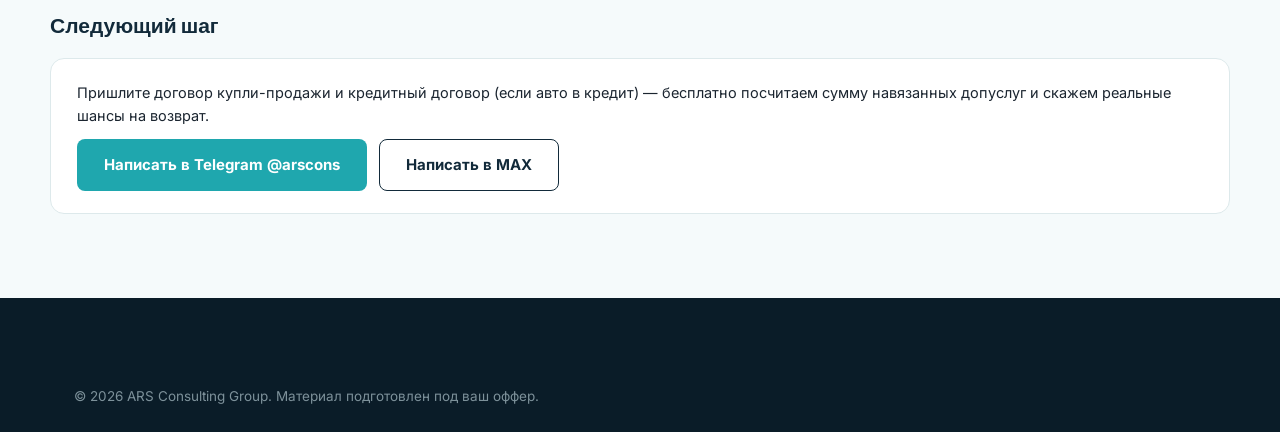
<file: presentation.html>
<!DOCTYPE html>
<html lang="ru">
<head>
<meta charset="UTF-8">
<meta name="viewport" content="width=device-width, initial-scale=1.0">
<title>Презентация ARS Consulting Group</title>
<link rel="preconnect" href="https://fonts.googleapis.com">
<link rel="preconnect" href="https://fonts.gstatic.com" crossorigin>
<link href="https://fonts.googleapis.com/css2?family=Poppins:wght@400;500;600;700;800&family=Inter:wght@400;500;600;700&display=swap" rel="stylesheet">
<link rel="stylesheet" href="styles.css">
</head>
<body>

<header class="doc-header">
  <div class="container doc-bar">
    <a href="index.html" class="logo">ARS <span class="logo__suffix">Consulting Group</span></a>
    <div class="doc-bar__actions">
      <a href="index.html" class="btn btn--ghost btn--sm">На сайт</a>
    </div>
  </div>
</header>

<main class="container doc-hero">
  <span class="tag">Возврат навязанных услуг при покупке авто</span>
  <h1>ARS Consulting Group — вернём деньги за навязанные допуслуги при покупке авто</h1>
  <p>Если автосалон включил в договор страховку, ГАП, сертификат или гарантийный пакет, о которых вас не спрашивали — ниже собрано, что мы возвращаем, как устроена оплата и пример расчёта.</p>
</main>

<section class="container doc-section">
  <h2>Почему ARS Consulting Group</h2>
  <div class="usp-grid">
    <div class="usp"><span class="usp__num">0 ₽</span><p>предоплаты — начинаем работу без единого платежа с вашей стороны</p></div>
    <div class="usp"><span class="usp__num">20</span><p>юристов компании, специализация именно на спорах с автосалонами</p></div>
    <div class="usp"><span class="usp__num">100%</span><p>суммы допуслуг возвращается вам при решении через суд</p></div>
  </div>

  <h2>Что входит в работу</h2>
  <div class="grid grid--3">
    <div class="service"><span class="service__price">Разбор</span><h4>Анализ договора купли-продажи и кредита</h4><p>Бесплатно считаем сумму навязанных допуслуг и оцениваем реальные шансы на возврат.</p></div>
    <div class="service"><span class="service__price">Претензия</span><h4>Досудебный возврат</h4><p>Переговоры с автосалоном и страховой компанией без обращения в суд.</p></div>
    <div class="service"><span class="service__price">Суд</span><h4>Судебный возврат</h4><p>Иск, представительство в суде, взыскание неустойки и штрафа сверх суммы допуслуг.</p></div>
  </div>

  <h2>Схема оплаты</h2>
  <div class="price-table">
    <div class="price-row price-row--head"><span>Формат</span><span>Что получаете</span><span>Наша оплата</span></div>
    <div class="price-row"><span>Разбор договора</span><span>Оценка суммы допуслуг и шансов на возврат</span><span class="ok">Бесплатно</span></div>
    <div class="price-row"><span>Досудебный возврат</span><span>Претензия автосалону/страховой, переговоры</span><span>15–20% от суммы возврата</span></div>
    <div class="price-row"><span>Судебный возврат</span><span>100% стоимости допуслуг возвращается вам</span><span>Неустойка, штраф, моральный вред сверх суммы — присуждает суд</span></div>
  </div>

  <h2>Пример расчёта</h2>
  <div class="calc-box">
    <h3>Навязанные допуслуги на 180 000 ₽ (ГАП + гарантийный пакет)</h3>
    <div class="calc-row"><span>Досудебный возврат, наша оплата 18% от суммы</span><b>32 400 ₽</b></div>
    <div class="calc-row"><span>Вы получаете на руки</span><b>147 600 ₽</b></div>
    <div class="calc-total"><span>Ваша оплата из своих денег</span><b>0 ₽</b></div>
  </div>
  <p style="color:var(--ink-soft); font-size:14px; margin-bottom:40px;">Наша оплата вычитается из возвращённой суммы — отдельного счёта вам не выставляем. При возврате через суд схема другая: вы получаете 100%, а наша оплата взыскивается судом отдельно, сверх суммы допуслуг.</p>

  <h2>Следующий шаг</h2>
  <div class="script-block">
    <p>Пришлите договор купли-продажи и кредитный договор (если авто в кредит) — бесплатно посчитаем сумму навязанных допуслуг и скажем реальные шансы на возврат.</p>
    <div style="display:flex;gap:12px;flex-wrap:wrap;margin-top:12px;">
      <a href="https://t.me/arscons" target="_blank" rel="noopener" class="btn btn--primary">Написать в Telegram @arscons</a>
      <a href="https://max.ru/u/f9LHodD0cOKGGbAfv_HlhnOf5TJw5QePdtUTIWmwyAt1I0vePUBUYEoNIDk" target="_blank" rel="noopener" class="btn btn--outline">Написать в MAX</a>
    </div>
  </div>
</section>

<footer class="footer">
  <div class="container footer__bottom">
    <span>© <span id="year"></span> ARS Consulting Group. Материал подготовлен под ваш оффер.</span>
  </div>
</footer>

<script>document.getElementById('year').textContent = new Date().getFullYear();</script>
</body>
</html>
</file>
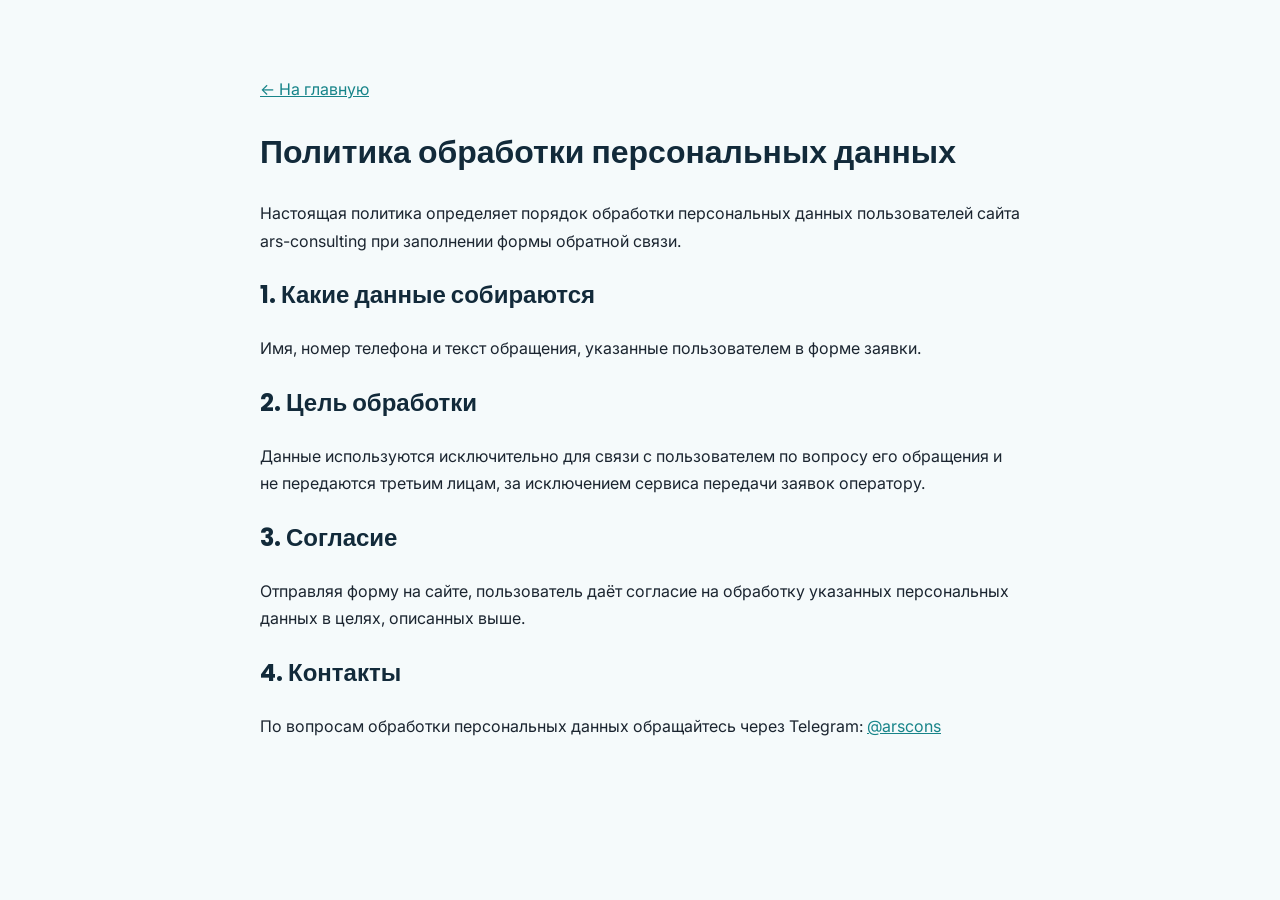
<file: privacy.html>
<!DOCTYPE html>
<html lang="ru">
<head>
<meta charset="UTF-8">
<meta name="viewport" content="width=device-width, initial-scale=1.0">
<title>Политика конфиденциальности — ARS Consulting Group</title>
<link href="https://fonts.googleapis.com/css2?family=Poppins:wght@400;700&family=Inter:wght@400;500;600;700&display=swap" rel="stylesheet">
<style>
  body{font-family:'Inter',Arial,sans-serif;max-width:760px;margin:0 auto;padding:60px 24px;color:#1b2530;line-height:1.7;background:#f5fafb}
  h1,h2{font-family:'Poppins',sans-serif;color:#122a3a}
  a{color:#178489}
</style>
</head>
<body>
  <p><a href="index.html">← На главную</a></p>
  <h1>Политика обработки персональных данных</h1>
  <p>Настоящая политика определяет порядок обработки персональных данных пользователей сайта ars-consulting при заполнении формы обратной связи.</p>
  <h2>1. Какие данные собираются</h2>
  <p>Имя, номер телефона и текст обращения, указанные пользователем в форме заявки.</p>
  <h2>2. Цель обработки</h2>
  <p>Данные используются исключительно для связи с пользователем по вопросу его обращения и не передаются третьим лицам, за исключением сервиса передачи заявок оператору.</p>
  <h2>3. Согласие</h2>
  <p>Отправляя форму на сайте, пользователь даёт согласие на обработку указанных персональных данных в целях, описанных выше.</p>
  <h2>4. Контакты</h2>
  <p>По вопросам обработки персональных данных обращайтесь через Telegram: <a href="https://t.me/arscons" target="_blank" rel="noopener">@arscons</a></p>
</body>
</html>
</file>
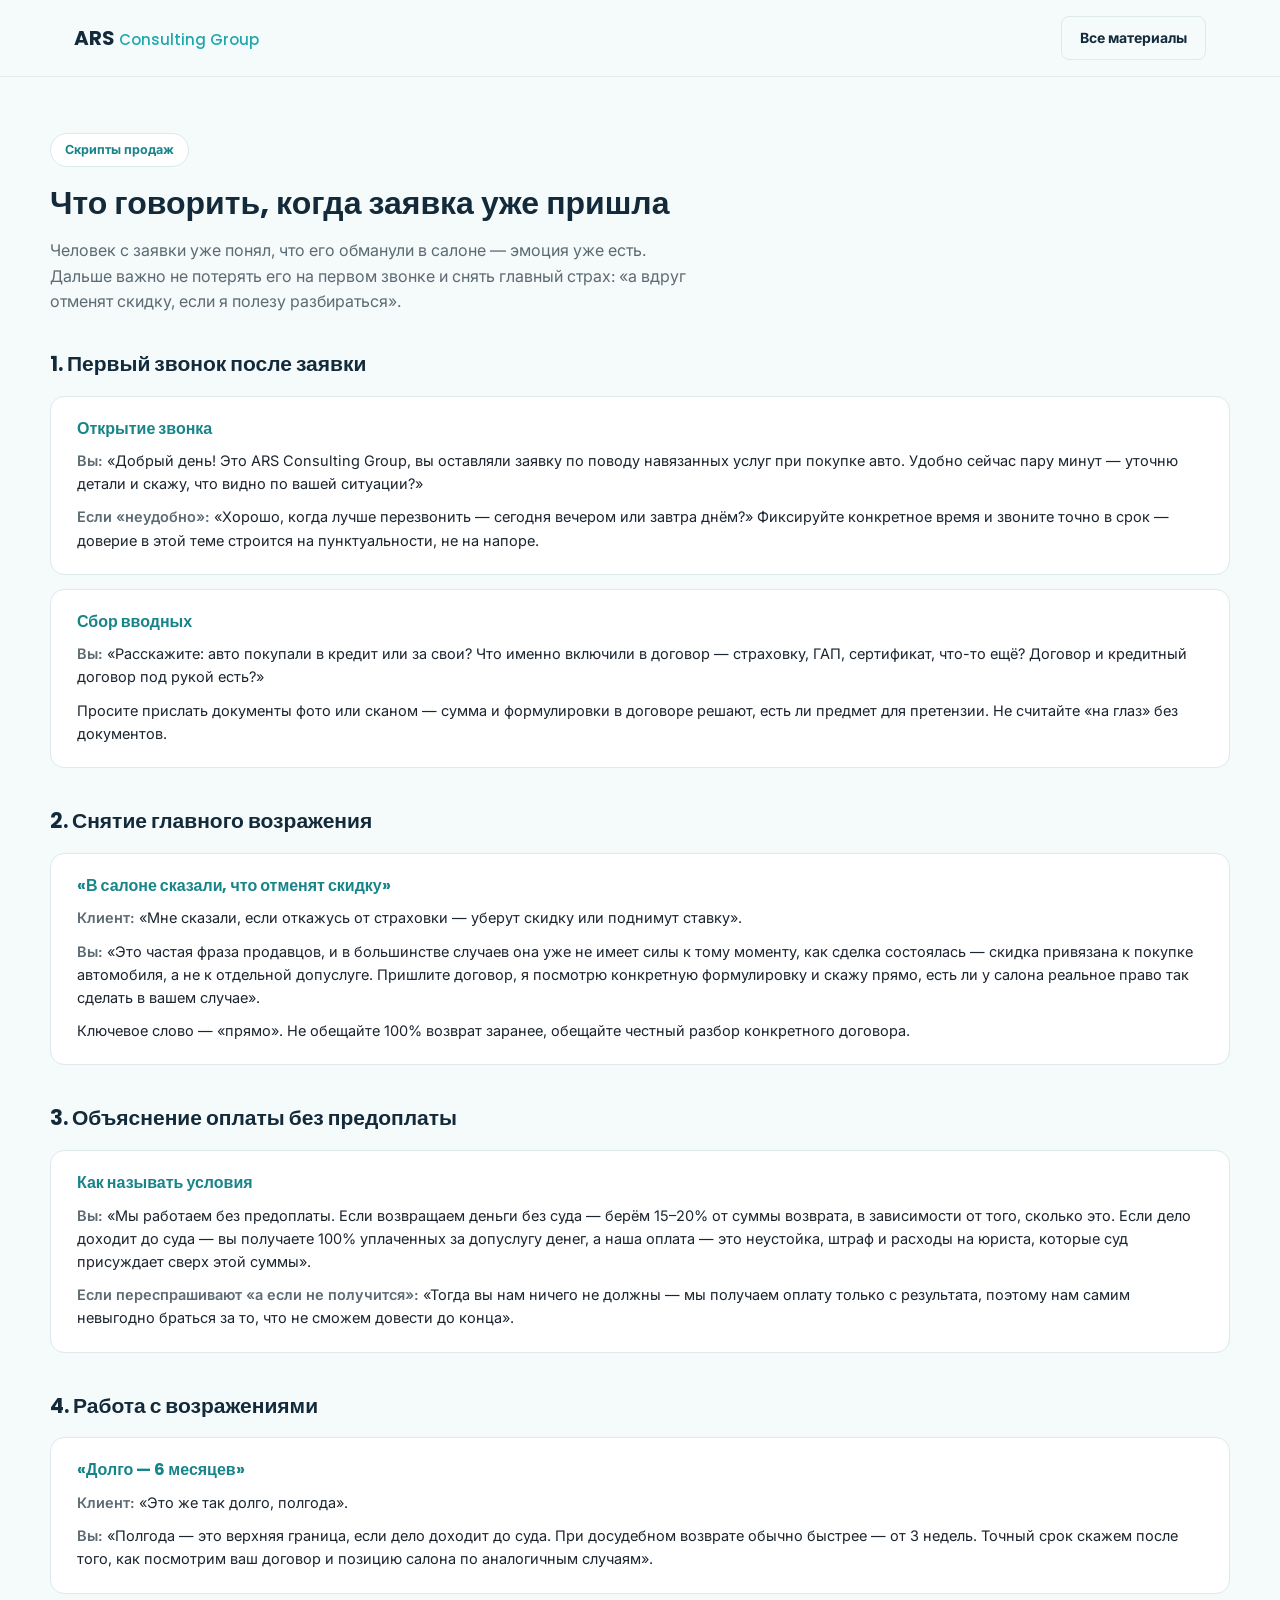
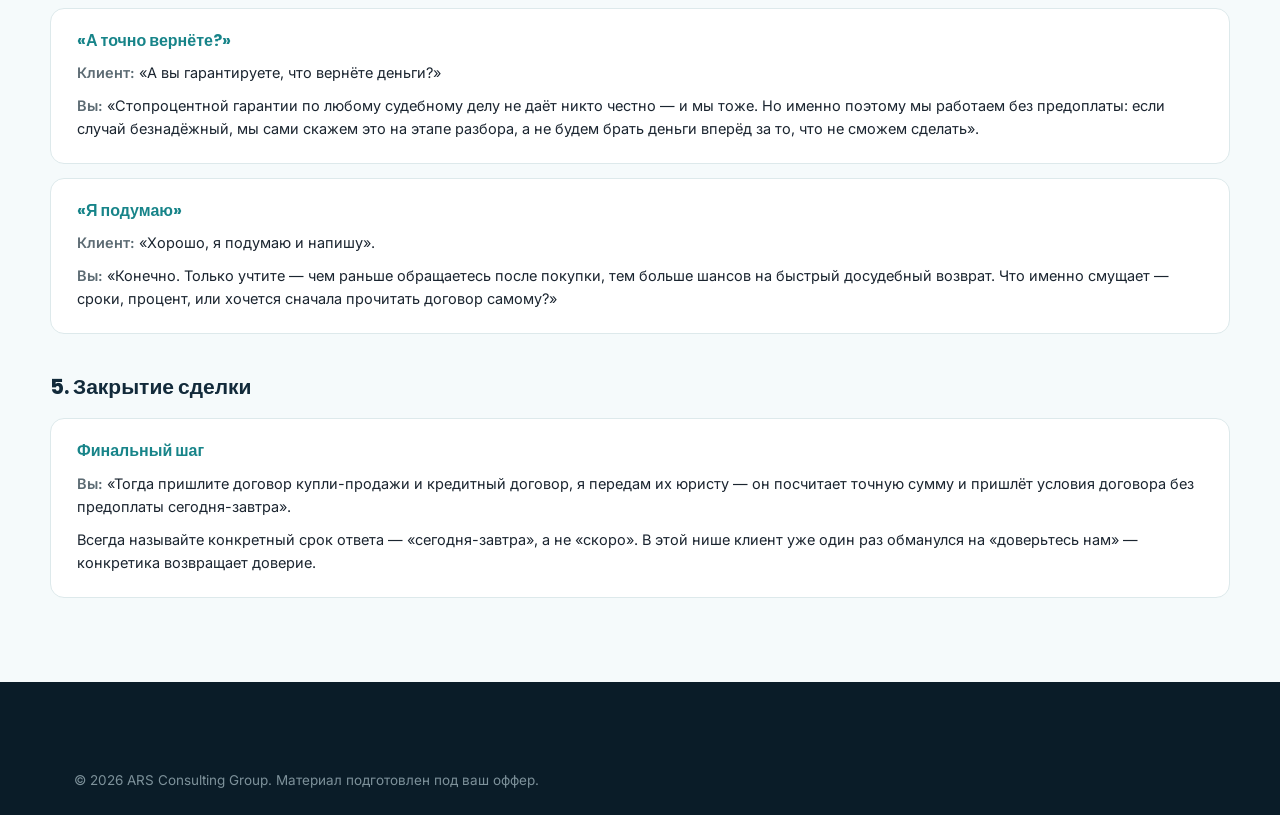
<file: scripts.html>
<!DOCTYPE html>
<html lang="ru">
<head>
<meta charset="UTF-8">
<meta name="viewport" content="width=device-width, initial-scale=1.0">
<title>Скрипты продаж — ARS Consulting Group</title>
<link rel="preconnect" href="https://fonts.googleapis.com">
<link rel="preconnect" href="https://fonts.gstatic.com" crossorigin>
<link href="https://fonts.googleapis.com/css2?family=Poppins:wght@400;500;600;700;800&family=Inter:wght@400;500;600;700&display=swap" rel="stylesheet">
<link rel="stylesheet" href="styles.css">
</head>
<body>

<header class="doc-header">
  <div class="container doc-bar">
    <a href="index.html" class="logo">ARS <span class="logo__suffix">Consulting Group</span></a>
    <div class="doc-bar__actions">
      <a href="materials.html" class="btn btn--ghost btn--sm">Все материалы</a>
    </div>
  </div>
</header>

<main class="container doc-hero">
  <span class="tag">Скрипты продаж</span>
  <h1>Что говорить, когда заявка уже пришла</h1>
  <p>Человек с заявки уже понял, что его обманули в салоне — эмоция уже есть. Дальше важно не потерять его на первом звонке и снять главный страх: «а вдруг отменят скидку, если я полезу разбираться».</p>
</main>

<section class="container doc-section">
  <h2>1. Первый звонок после заявки</h2>
  <div class="script-block">
    <h3>Открытие звонка</h3>
    <p><span class="who">Вы:</span> «Добрый день! Это ARS Consulting Group, вы оставляли заявку по поводу навязанных услуг при покупке авто. Удобно сейчас пару минут — уточню детали и скажу, что видно по вашей ситуации?»</p>
    <p><span class="who">Если «неудобно»:</span> «Хорошо, когда лучше перезвонить — сегодня вечером или завтра днём?» Фиксируйте конкретное время и звоните точно в срок — доверие в этой теме строится на пунктуальности, не на напоре.</p>
  </div>
  <div class="script-block">
    <h3>Сбор вводных</h3>
    <p><span class="who">Вы:</span> «Расскажите: авто покупали в кредит или за свои? Что именно включили в договор — страховку, ГАП, сертификат, что-то ещё? Договор и кредитный договор под рукой есть?»</p>
    <p>Просите прислать документы фото или сканом — сумма и формулировки в договоре решают, есть ли предмет для претензии. Не считайте «на глаз» без документов.</p>
  </div>

  <h2>2. Снятие главного возражения</h2>
  <div class="script-block">
    <h3>«В салоне сказали, что отменят скидку»</h3>
    <p><span class="who">Клиент:</span> «Мне сказали, если откажусь от страховки — уберут скидку или поднимут ставку».</p>
    <p><span class="who">Вы:</span> «Это частая фраза продавцов, и в большинстве случаев она уже не имеет силы к тому моменту, как сделка состоялась — скидка привязана к покупке автомобиля, а не к отдельной допуслуге. Пришлите договор, я посмотрю конкретную формулировку и скажу прямо, есть ли у салона реальное право так сделать в вашем случае».</p>
    <p>Ключевое слово — «прямо». Не обещайте 100% возврат заранее, обещайте честный разбор конкретного договора.</p>
  </div>

  <h2>3. Объяснение оплаты без предоплаты</h2>
  <div class="script-block">
    <h3>Как называть условия</h3>
    <p><span class="who">Вы:</span> «Мы работаем без предоплаты. Если возвращаем деньги без суда — берём 15–20% от суммы возврата, в зависимости от того, сколько это. Если дело доходит до суда — вы получаете 100% уплаченных за допуслугу денег, а наша оплата — это неустойка, штраф и расходы на юриста, которые суд присуждает сверх этой суммы».</p>
    <p><span class="who">Если переспрашивают «а если не получится»:</span> «Тогда вы нам ничего не должны — мы получаем оплату только с результата, поэтому нам самим невыгодно браться за то, что не сможем довести до конца».</p>
  </div>

  <h2>4. Работа с возражениями</h2>
  <div class="script-block">
    <h3>«Долго — 6 месяцев»</h3>
    <p><span class="who">Клиент:</span> «Это же так долго, полгода».</p>
    <p><span class="who">Вы:</span> «Полгода — это верхняя граница, если дело доходит до суда. При досудебном возврате обычно быстрее — от 3 недель. Точный срок скажем после того, как посмотрим ваш договор и позицию салона по аналогичным случаям».</p>
  </div>
  <div class="script-block">
    <h3>«А точно вернёте?»</h3>
    <p><span class="who">Клиент:</span> «А вы гарантируете, что вернёте деньги?»</p>
    <p><span class="who">Вы:</span> «Стопроцентной гарантии по любому судебному делу не даёт никто честно — и мы тоже. Но именно поэтому мы работаем без предоплаты: если случай безнадёжный, мы сами скажем это на этапе разбора, а не будем брать деньги вперёд за то, что не сможем сделать».</p>
  </div>
  <div class="script-block">
    <h3>«Я подумаю»</h3>
    <p><span class="who">Клиент:</span> «Хорошо, я подумаю и напишу».</p>
    <p><span class="who">Вы:</span> «Конечно. Только учтите — чем раньше обращаетесь после покупки, тем больше шансов на быстрый досудебный возврат. Что именно смущает — сроки, процент, или хочется сначала прочитать договор самому?»</p>
  </div>

  <h2>5. Закрытие сделки</h2>
  <div class="script-block">
    <h3>Финальный шаг</h3>
    <p><span class="who">Вы:</span> «Тогда пришлите договор купли-продажи и кредитный договор, я передам их юристу — он посчитает точную сумму и пришлёт условия договора без предоплаты сегодня-завтра».</p>
    <p>Всегда называйте конкретный срок ответа — «сегодня-завтра», а не «скоро». В этой нише клиент уже один раз обманулся на «доверьтесь нам» — конкретика возвращает доверие.</p>
  </div>
</section>

<footer class="footer">
  <div class="container footer__bottom">
    <span>© <span id="year"></span> ARS Consulting Group. Материал подготовлен под ваш оффер.</span>
  </div>
</footer>

<script>document.getElementById('year').textContent = new Date().getFullYear();</script>
</body>
</html>
</file>
<file: styles.css>
:root{
  --navy:#122a3a;
  --navy-dark:#0a1c28;
  --teal:#1fa7ae;
  --teal-dark:#178489;
  --cream:#f5fafb;
  --paper:#ffffff;
  --ink:#1b2530;
  --ink-soft:#5c6b73;
  --line:#dde9eb;
  --radius:14px;
  --shadow:0 18px 40px -20px rgba(18,42,58,.22);
}

*{box-sizing:border-box;margin:0;padding:0}
html{scroll-behavior:smooth}
body{
  font-family:'Inter',Arial,sans-serif;
  color:var(--ink);
  background:var(--cream);
  line-height:1.6;
  -webkit-font-smoothing:antialiased;
}
h1,h2,h3{font-family:'Poppins',Arial,sans-serif;font-weight:700;color:var(--navy);line-height:1.28}
img{max-width:100%;display:block}
a{color:inherit;text-decoration:none}
ul{list-style:none}
.container{max-width:1180px;margin:0 auto;padding:0 24px}

/* BUTTONS */
.btn{display:inline-flex;align-items:center;justify-content:center;gap:8px;padding:13px 26px;border-radius:8px;font-weight:700;font-size:15px;transition:.2s;border:1.5px solid transparent;cursor:pointer;white-space:nowrap}
.btn--accent{background:var(--teal);color:#fff}
.btn--accent:hover{background:var(--teal-dark)}
.btn--outline{border-color:var(--navy);color:var(--navy)}
.btn--outline:hover{background:var(--navy);color:#fff}
.btn--lg{padding:16px 32px;font-size:16px}
.btn--block{width:100%}

/* HEADER */
.header{position:sticky;top:0;z-index:100;background:rgba(245,250,251,.92);backdrop-filter:blur(10px);border-bottom:1px solid transparent;transition:.2s}
.header.scrolled{border-bottom-color:var(--line);box-shadow:0 4px 16px -8px rgba(18,42,58,.15)}
.header__inner{display:flex;align-items:center;justify-content:space-between;gap:24px;min-width:0;height:80px}
.logo{font-family:'Poppins',sans-serif;font-weight:700;font-size:20px;color:var(--navy);flex-shrink:0}
.logo__suffix{color:var(--teal);font-weight:500;font-size:15px}
.logo--footer{font-size:21px;color:#fff;margin-bottom:10px}
.nav{display:flex;gap:22px}
.nav a{font-weight:600;font-size:14.5px;color:var(--ink-soft);white-space:nowrap}
.nav a:hover{color:var(--teal)}
.header__actions{display:flex;align-items:center;gap:16px;flex-shrink:0}
.header__contacts{display:flex;align-items:center;gap:14px}
.header__phone{font-weight:700;color:var(--navy);white-space:nowrap}
.header__phone:hover{color:var(--teal-dark)}
.burger{display:none;flex-direction:column;justify-content:center;gap:5px;width:32px;height:32px;background:none;border:none;cursor:pointer}
.burger span{display:block;height:2px;background:var(--navy);border-radius:2px;transition:.2s}

/* HERO */
.hero{padding:64px 0 80px}
.hero__grid{display:grid;grid-template-columns:1.15fr .85fr;gap:56px;align-items:center}
.eyebrow{color:var(--teal-dark);font-weight:700;font-size:13.5px;letter-spacing:.04em;text-transform:uppercase;margin-bottom:16px}
.hero h1{font-size:40px;margin-bottom:20px}
.hero__lead{font-size:18px;color:var(--ink-soft);margin-bottom:32px;max-width:560px}
.hero__cta{display:flex;gap:14px;flex-wrap:wrap;margin-bottom:44px}
.hero__stats{display:flex;gap:32px;flex-wrap:wrap}
.stat__num{display:block;font-family:'Poppins',sans-serif;font-size:26px;font-weight:700;color:var(--navy)}
.stat__label{font-size:13px;color:var(--ink-soft);max-width:150px}
.hero__card{background:var(--paper);border:1px solid var(--line);border-radius:var(--radius);padding:32px;box-shadow:var(--shadow)}
.hero__card-title{font-family:'Poppins',sans-serif;font-weight:700;font-size:17px;color:var(--navy);margin-bottom:12px}
.hero__card-media{font-size:14px;color:var(--ink-soft);margin-bottom:20px;padding-bottom:18px;border-bottom:1px solid var(--line)}
.hero__card-list{margin-bottom:24px}
.hero__card-list li{position:relative;padding-left:26px;margin-bottom:12px;font-size:14.5px;color:var(--ink-soft)}
.hero__card-list li::before{content:"";position:absolute;left:0;top:6px;width:14px;height:14px;border-radius:50%;background:var(--teal);opacity:.15}
.hero__card-list li::after{content:"✓";position:absolute;left:2px;top:0;color:var(--teal-dark);font-weight:700;font-size:13px}

/* SECTIONS */
.section{padding:76px 0}
.section-head{display:flex;align-items:baseline;gap:14px;margin-bottom:16px}
.section-head__num{font-family:'Poppins',sans-serif;font-size:14px;color:var(--teal-dark);font-weight:700}
.section-head__title{font-family:'Poppins',sans-serif;font-size:28px;font-weight:700;color:var(--navy)}
.section-lead{color:var(--ink-soft);font-size:16.5px;max-width:640px;margin-bottom:44px}

/* ADVANTAGES */
.adv__grid{display:grid;grid-template-columns:repeat(4,1fr);gap:24px}
.adv__item{background:var(--paper);border:1px solid var(--line);border-radius:var(--radius);padding:28px}
.adv__icon{width:44px;height:44px;border-radius:12px;background:rgba(31,167,174,.1);color:var(--teal-dark);display:flex;align-items:center;justify-content:center;margin-bottom:18px}
.adv__icon svg{width:22px;height:22px}
.adv__item h3{font-size:17px;margin-bottom:8px}
.adv__item p{color:var(--ink-soft);font-size:14.5px}

/* OBJECTION */
.objection{background:var(--paper)}
.objection__grid{display:grid;grid-template-columns:1.2fr .8fr;gap:48px;align-items:start}
.objection__points{margin:24px 0}
.objection__points li{position:relative;padding-left:26px;margin-bottom:16px;font-size:15px;color:var(--ink-soft)}
.objection__points li::before{content:"";position:absolute;left:0;top:8px;width:8px;height:8px;border-radius:50%;background:var(--teal)}
.objection__points strong{color:var(--navy)}
.objection__note{font-size:15px;color:var(--ink-soft);background:var(--cream);border-left:3px solid var(--teal);padding:16px 20px;border-radius:8px}
.objection__card{background:var(--cream);border:1px solid var(--line);border-radius:var(--radius);padding:30px}
.objection__card-title{font-family:'Poppins',sans-serif;font-weight:700;font-size:16px;color:var(--navy);margin-bottom:18px}

/* SERVICES */
.services__grid{display:grid;grid-template-columns:repeat(4,1fr);gap:22px}
.service{border:1px solid var(--line);border-radius:var(--radius);padding:24px;background:var(--paper)}
.card-num{font-family:'Poppins',sans-serif;color:var(--teal-dark);font-weight:700;font-size:13px}
.service h3{font-size:16px;margin:10px 0 8px}
.service p{color:var(--ink-soft);font-size:14px}

/* PRICE CARDS */
.prices__grid{display:grid;grid-template-columns:repeat(2,1fr);gap:24px}
.price-card{position:relative;background:var(--paper);border:1px solid var(--line);border-radius:var(--radius);padding:32px;display:flex;flex-direction:column}
.price-card--accent{border-color:var(--teal);box-shadow:var(--shadow)}
.price-card__badge{position:absolute;top:-13px;left:32px;background:var(--teal);color:#fff;font-size:12px;font-weight:700;padding:5px 14px;border-radius:999px}
.price-card__title{font-family:'Poppins',sans-serif;font-weight:700;font-size:19px;color:var(--navy)}
.price-card__note{color:var(--ink-soft);font-size:14px;margin-bottom:16px}
.price-card__sum{font-family:'Poppins',sans-serif;font-size:24px;font-weight:700;color:var(--teal-dark);margin-bottom:20px}
.price-card__list{margin-bottom:24px;flex-grow:1}
.price-card__list li{position:relative;padding-left:22px;margin-bottom:10px;font-size:14.5px;color:var(--ink-soft)}
.price-card__list li::before{content:"—";position:absolute;left:0;color:var(--teal-dark)}
.prices__footnote{margin-top:32px;color:var(--ink-soft);font-size:14.5px;text-align:center}

/* STEPS */
.steps__grid{display:grid;grid-template-columns:repeat(5,1fr);gap:20px}
.step{text-align:center}
.step__num{display:flex;align-items:center;justify-content:center;width:46px;height:46px;border-radius:50%;background:var(--navy);color:#fff;font-family:'Poppins',sans-serif;font-weight:700;margin:0 auto 16px}
.step h3{font-size:15px;margin-bottom:6px}
.step p{color:var(--ink-soft);font-size:13.5px}

/* MEDIA / REVIEWS */
.reviews{background:var(--paper)}
.media__grid{display:grid;grid-template-columns:repeat(3,1fr);gap:24px}
.media__card{background:var(--cream);border:1px solid var(--line);border-radius:var(--radius);padding:26px}
.media__badge{display:inline-block;background:rgba(31,167,174,.12);color:var(--teal-dark);font-weight:700;font-size:12.5px;padding:5px 12px;border-radius:999px;margin-bottom:14px}
.media__card p{color:var(--ink-soft);font-size:14.5px;margin-bottom:10px}
.media__date{font-weight:700;color:var(--navy);font-size:13.5px;margin-right:10px}
.link-inline{color:var(--teal-dark);font-weight:700;font-size:13.5px;text-decoration:underline}
.link-inline:hover{color:var(--teal)}
.quotes__grid{display:grid;grid-template-columns:repeat(3,1fr);gap:18px;margin-top:28px}
.quote{background:var(--cream);border:1px solid var(--line);border-radius:var(--radius);padding:20px}
.quote p{color:var(--ink-soft);font-size:13.5px;margin-bottom:10px;position:relative;padding-left:18px}
.quote p::before{content:"\201C";position:absolute;left:0;top:-2px;color:var(--teal);font-size:20px;font-weight:700}
.quote__source{font-size:12px;font-weight:700;color:var(--navy)}

/* FAQ */
.faq__list{max-width:800px}
.faq__item{border-bottom:1px solid var(--line);padding:20px 0}
.faq__item summary{cursor:pointer;font-weight:700;font-size:16px;color:var(--navy);list-style:none;display:flex;justify-content:space-between;align-items:center;gap:16px}
.faq__item summary::-webkit-details-marker{display:none}
.faq__item summary::after{content:"+";font-size:22px;color:var(--teal-dark);flex-shrink:0}
.faq__item[open] summary::after{content:"–"}
.faq__item p{color:var(--ink-soft);margin-top:12px;font-size:14.5px}

/* FORM */
.form-section__grid{display:grid;grid-template-columns:1.1fr .9fr;gap:40px}
.form{background:var(--paper);border:1px solid var(--line);border-radius:var(--radius);padding:40px;box-shadow:var(--shadow)}
.form h2{font-size:24px;margin-bottom:10px}
.form__lead{color:var(--ink-soft);margin-bottom:26px}
.form__row{margin-bottom:18px}
.form__row label{display:block;font-weight:700;font-size:14px;margin-bottom:6px;color:var(--navy)}
.form__row input,.form__row textarea{width:100%;padding:13px 16px;border:1.5px solid var(--line);border-radius:8px;font-family:inherit;font-size:15px;background:var(--cream);resize:vertical}
.form__row input:focus,.form__row textarea:focus{outline:none;border-color:var(--teal)}
.form__hint{margin-top:14px;font-size:12.5px;color:var(--ink-soft);text-align:center}
.form__hint a{color:var(--teal-dark);text-decoration:underline}
.form-side{background:var(--navy);color:#dce7ea;border-radius:var(--radius);padding:36px;display:flex;flex-direction:column;justify-content:center}
.form-side__title{font-family:'Poppins',sans-serif;font-weight:700;font-size:19px;color:#fff;margin-bottom:20px}
.form-side .hero__card-list li{color:#c3d3d8}
.form-side .hero__card-list li::before{background:var(--teal);opacity:.25}
.form-side .hero__card-list li::after{color:#5fd3d9}
.form-side .btn--outline{border-color:#fff;color:#fff;margin-top:8px}
.form-side .btn--outline:hover{background:#fff;color:var(--navy)}

/* FOOTER */
.footer{background:var(--navy-dark);color:#a9bcc2;padding:64px 0 24px}
.footer__grid{display:grid;grid-template-columns:1.4fr 1fr 1fr 1fr;gap:32px;padding-bottom:40px;border-bottom:1px solid rgba(255,255,255,.1)}
.footer__col a,.footer__col p{display:block;color:#a9bcc2;font-size:14.5px;margin-bottom:10px}
.footer__col a:hover{color:#fff}
.footer__title{color:#fff;font-weight:700;margin-bottom:14px;font-size:15px}
.footer__bottom{display:flex;justify-content:space-between;align-items:center;padding-top:24px;font-size:13.5px;color:#7d919a;flex-wrap:wrap;gap:10px}
.footer__bottom a:hover{color:#fff}

/* FAB */
.fab{position:fixed;bottom:26px;right:26px;width:56px;height:56px;border-radius:50%;background:var(--teal);color:#fff;display:flex;align-items:center;justify-content:center;box-shadow:0 10px 30px -8px rgba(31,167,174,.6);z-index:90;transition:.2s}
.fab:hover{transform:translateY(-3px)}
.fab svg{width:26px;height:26px}

/* REVEAL */
.reveal{opacity:0;transform:translateY(18px);transition:opacity .6s ease,transform .6s ease}
.reveal.is-visible{opacity:1;transform:none}

/* BREAKPOINTS */
@media (max-width:1180px){
  .nav{gap:15px}
  .nav a{font-size:13.5px}
}
@media (max-width:1100px){
  .nav{display:none}
  .burger{display:flex}
  .nav.is-open{display:flex;position:absolute;top:80px;left:0;right:0;background:var(--paper);flex-direction:column;padding:20px 24px;gap:16px;border-bottom:1px solid var(--line);box-shadow:var(--shadow)}
  .burger.is-open span:nth-child(1){transform:translateY(7px) rotate(45deg)}
  .burger.is-open span:nth-child(2){opacity:0}
  .burger.is-open span:nth-child(3){transform:translateY(-7px) rotate(-45deg)}
}
@media (max-width:900px){
  .hero__grid{grid-template-columns:1fr}
  .hero h1{font-size:30px}
  .adv__grid{grid-template-columns:repeat(2,1fr)}
  .objection__grid{grid-template-columns:1fr}
  .services__grid{grid-template-columns:repeat(2,1fr)}
  .prices__grid{grid-template-columns:1fr}
  .steps__grid{grid-template-columns:repeat(2,1fr)}
  .media__grid{grid-template-columns:1fr}
  .quotes__grid{grid-template-columns:1fr}
  .form-section__grid{grid-template-columns:1fr}
  .footer__grid{grid-template-columns:1fr 1fr}
}
@media (max-width:560px){
  .header__contacts{display:none}
  .adv__grid{grid-template-columns:1fr}
  .services__grid{grid-template-columns:1fr}
  .steps__grid{grid-template-columns:1fr}
  .hero__stats{gap:22px}
  .footer__grid{grid-template-columns:1fr}
}
@media (max-width:380px){
  .logo__suffix{display:none}
}

/* ===== DOC PAGES (материалы/скрипты/презентация/аутрич) ===== */
.tag{display:inline-block;padding:6px 14px;border:1px solid var(--line);border-radius:999px;font-size:12.5px;font-weight:700;color:var(--teal-dark);background:var(--paper)}
.doc-header{position:sticky;top:0;z-index:100;background:rgba(245,250,251,.92);backdrop-filter:blur(10px);border-bottom:1px solid var(--line)}
.doc-bar{display:flex;align-items:center;justify-content:space-between;height:76px}
.doc-bar__actions{display:flex;align-items:center;gap:14px}
.btn--primary{background:var(--teal);color:#fff}
.btn--primary:hover{background:var(--teal-dark)}
.btn--ghost{background:transparent;border:1px solid var(--line);color:var(--navy)}
.btn--ghost:hover{border-color:var(--teal)}
.btn--sm{padding:10px 18px;font-size:14px}
.doc-hero{padding:56px 0 36px}
.doc-hero .tag{margin-bottom:16px}
.doc-hero h1{font-size:32px;margin-bottom:14px}
.doc-hero p{color:var(--ink-soft);font-size:16px;max-width:640px}
.doc-section{padding:0 0 70px}
.doc-section h2{font-size:21px;margin:0 0 18px;color:var(--navy)}
.doc-section h2:not(:first-child){margin-top:40px}
.script-block{background:var(--paper);border:1px solid var(--line);border-radius:var(--radius);padding:22px 26px;margin-bottom:14px}
.script-block h3{font-size:16px;margin-bottom:10px;color:var(--teal-dark);font-family:'Poppins',sans-serif}
.script-block p{color:var(--ink);font-size:14.5px;margin-bottom:10px}
.script-block p:last-child{margin-bottom:0}
.script-block .who{color:var(--ink-soft);font-weight:600}
.material-grid{display:grid;grid-template-columns:repeat(3,1fr);gap:24px;margin-top:8px}
.material-card{background:var(--paper);border:1px solid var(--line);border-radius:var(--radius);padding:28px;display:flex;flex-direction:column;gap:12px}
.material-card__icon{margin-bottom:4px}
.material-card h3{font-size:18px}
.material-card p{color:var(--ink-soft);font-size:14px;flex-grow:1}
.usp-grid{display:grid;grid-template-columns:repeat(3,1fr);gap:22px;margin-bottom:8px}
.usp{background:var(--paper);border:1px solid var(--line);border-radius:var(--radius);padding:24px}
.usp__num{display:block;font-family:'Poppins',sans-serif;font-size:30px;font-weight:700;color:var(--teal-dark);margin-bottom:8px}
.usp p{color:var(--ink-soft);font-size:14px}
.grid{display:grid;gap:22px}
.grid--3{grid-template-columns:repeat(3,1fr)}
.grid .service{border:1px solid var(--line);border-radius:var(--radius);padding:24px;background:var(--paper)}
.grid .service h4{font-size:15.5px;margin:8px 0 8px;color:var(--navy)}
.grid .service p{color:var(--ink-soft);font-size:13.5px}
.grid .service__price{display:inline-block;font-size:12.5px;font-weight:700;color:var(--teal-dark);text-transform:uppercase;letter-spacing:.03em}
.price-table{border:1px solid var(--line);border-radius:var(--radius);overflow:hidden;background:var(--paper);margin-bottom:16px}
.price-row{display:grid;grid-template-columns:1.1fr 1.6fr .8fr;gap:16px;padding:16px 22px;border-bottom:1px solid var(--line);font-size:14.5px;align-items:center}
.price-row:last-child{border-bottom:none}
.price-row--head{background:var(--navy);color:#fff;font-weight:700;font-size:13px;text-transform:uppercase;letter-spacing:.03em}
.price-row span:first-child{font-weight:700;color:var(--navy)}
.price-row--head span:first-child{color:#fff}
.price-row span:last-child{font-weight:700;color:var(--teal-dark);text-align:right}
.price-row .ok{color:var(--teal-dark)}
.calc-box{background:var(--paper);border:1px solid var(--teal);border-radius:var(--radius);padding:28px;margin-bottom:16px}
.calc-box h3{font-size:16px;margin-bottom:16px}
.calc-row{display:flex;justify-content:space-between;padding:8px 0;font-size:14.5px;color:var(--ink-soft);border-bottom:1px solid var(--line)}
.calc-total{display:flex;justify-content:space-between;padding:14px 0 0;font-size:17px;font-weight:700;color:var(--navy)}

@media (max-width:900px){
  .material-grid,.usp-grid,.grid--3{grid-template-columns:1fr}
  .price-row{grid-template-columns:1fr;gap:4px}
  .price-row span:last-child{text-align:left}
}
</file>
